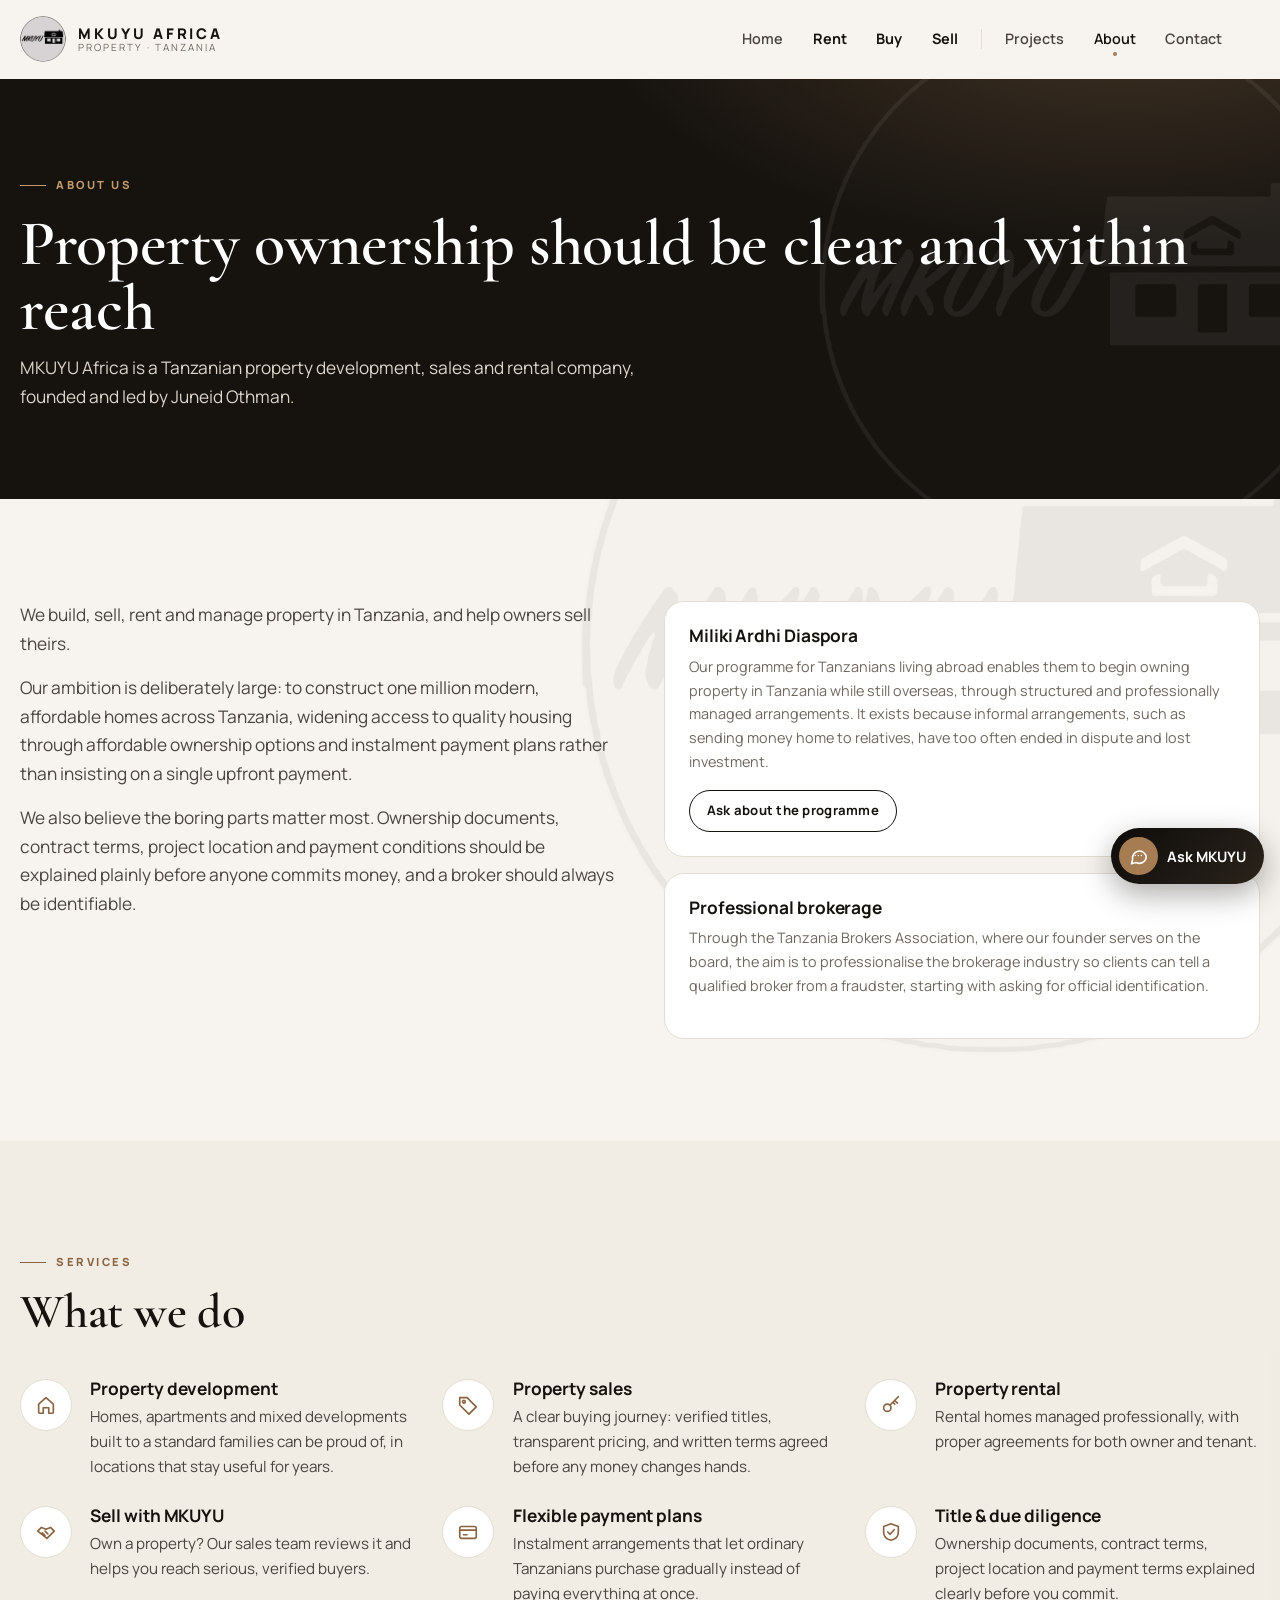
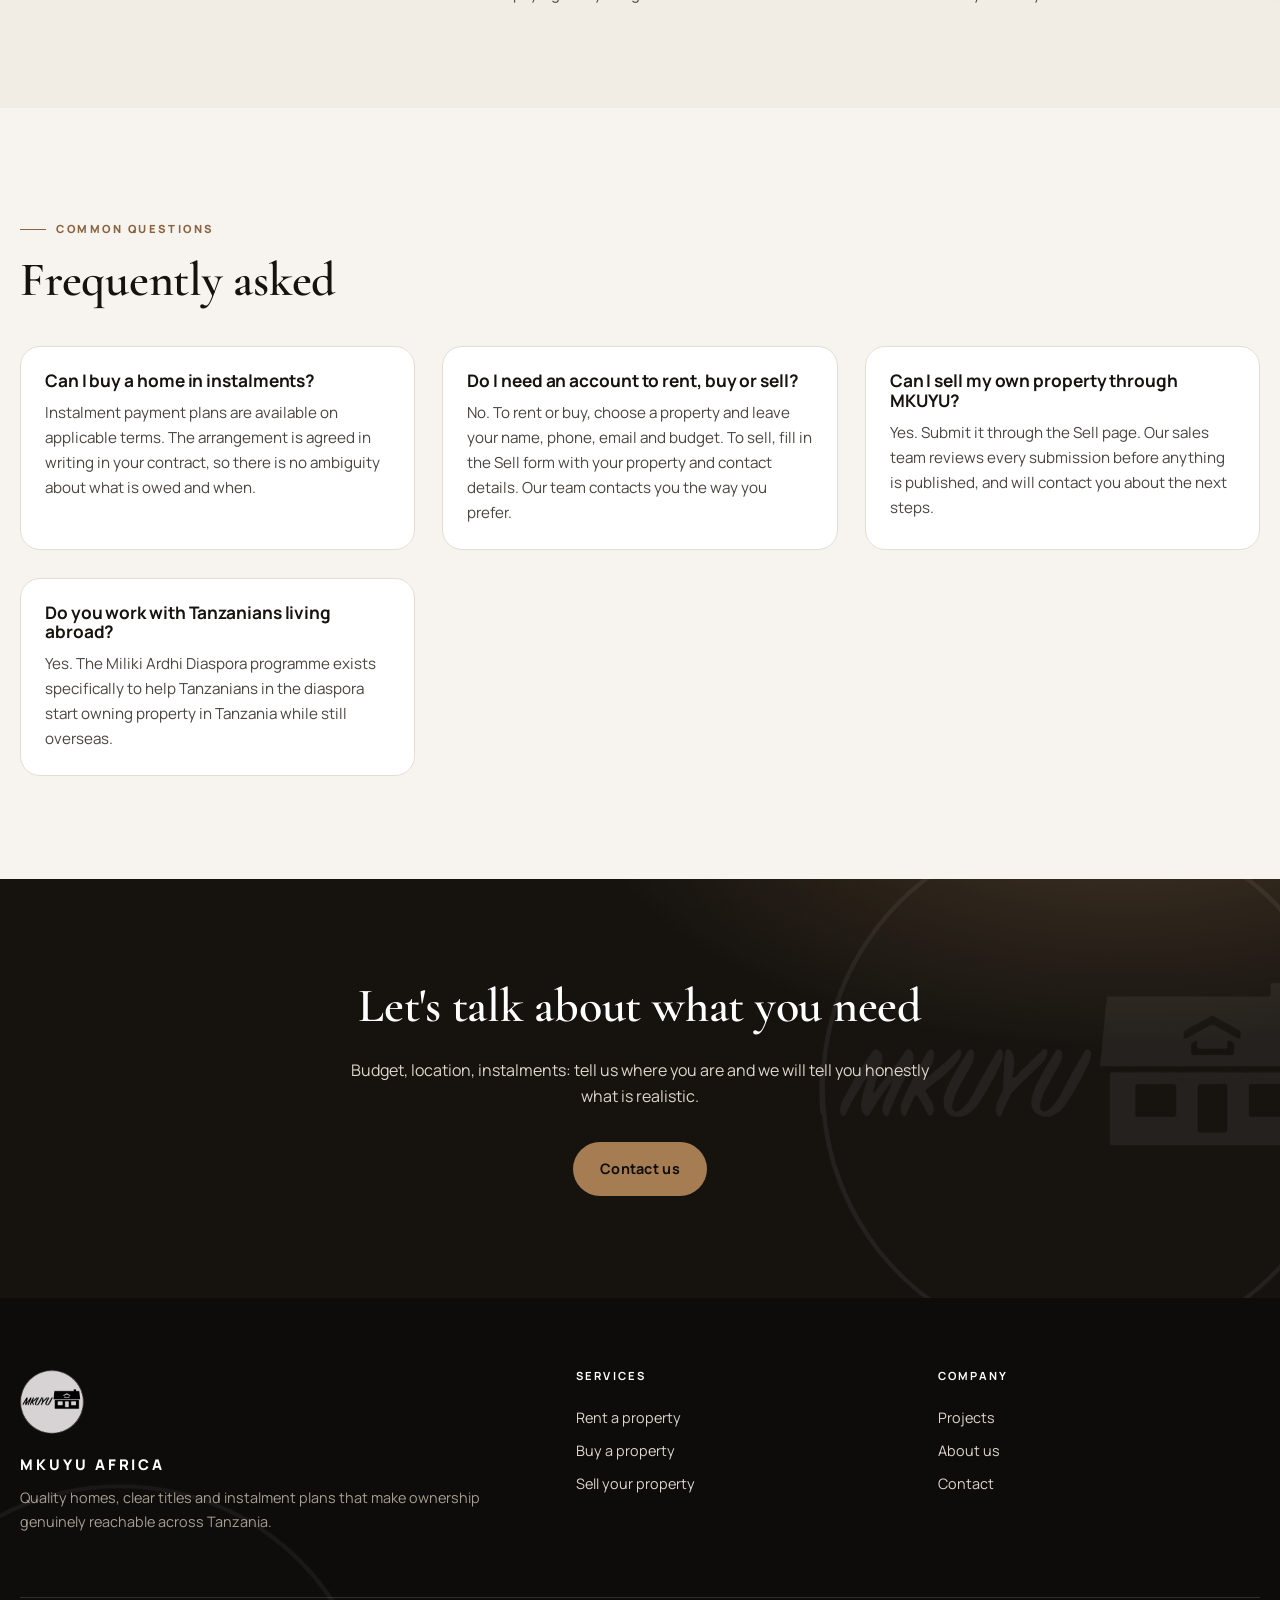
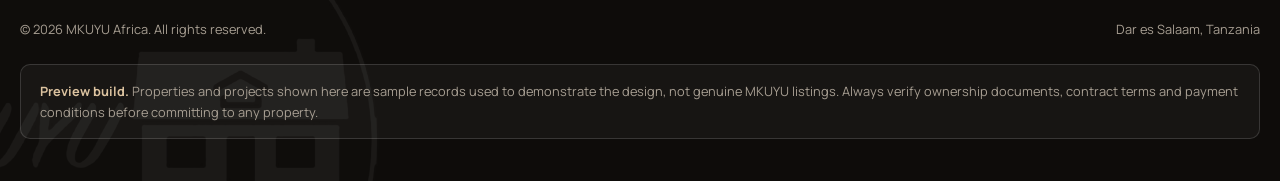
<file: about.html>
<!DOCTYPE html>
<html lang="en">
<head>
  <meta charset="UTF-8" />
  <meta name="viewport" content="width=device-width, initial-scale=1" />
  <title>About · MKUYU Africa</title>
  <meta name="description" content="Who MKUYU Africa is, what we do, and why we believe property ownership should be clear, verifiable and within reach." />
  <meta name="theme-color" content="#16130f" />
  <meta property="og:title" content="About · MKUYU Africa" />
  <meta property="og:description" content="Who MKUYU Africa is, what we do, and why we believe property ownership should be clear, verifiable and within reach." />
  <meta property="og:type" content="website" />
  <script>
    document.documentElement.classList.add("js");
    // Opened straight from disk (file://), browsers block the site's modules.
    // Say so plainly instead of showing a half-working page.
    if (location.protocol === "file:") document.addEventListener("DOMContentLoaded", function () {
      document.documentElement.classList.remove("js");
      var note = document.createElement("div");
      note.setAttribute("role", "alert");
      note.style.cssText = "position:fixed;inset:auto 1rem 1rem;z-index:9999;max-width:560px;margin:auto;padding:1.1rem 1.3rem;border-radius:14px;background:#16130f;color:#efe9e0;font:15px/1.55 system-ui,sans-serif;box-shadow:0 20px 50px rgba(0,0,0,.35)";
      note.innerHTML = "<strong style='color:#dcc3a0'>This page was opened from a file, so it cannot run.</strong><br>Close it and double-click <b>Open MKUYU site.cmd</b> in the mkuyu_ui folder, or run <code>node serve.mjs</code> and open <b>http://localhost:5500</b>.";
      document.body.appendChild(note);
    });
  </script>
  <link rel="preconnect" href="https://fonts.googleapis.com">
  <link rel="preconnect" href="https://fonts.gstatic.com" crossorigin>
  <link href="https://fonts.googleapis.com/css2?family=Cormorant+Garamond:ital,wght@0,500;0,600;0,700;1,500;1,600&family=Manrope:wght@400;500;600;700;800&display=swap" rel="stylesheet">
  <link rel="stylesheet" href="assets/css/styles.css" />
  <link rel="icon" type="image/png" sizes="64x64" href="assets/images/brand/favicon-64.png" />
  <link rel="apple-touch-icon" href="assets/images/brand/mkuyu-logo-192.png" />
  <meta property="og:image" content="assets/images/brand/mkuyu-logo.png" />
  <script type="module" src="assets/js/app.js"></script>
</head>
<body data-page="about">
  <a class="skip-link" href="#main">Skip to content</a>

  <header class="site-header">
    <div class="wrap header-inner">
      <a class="brand" href="index.html" aria-label="MKUYU Africa, home">
        <img class="logo" src="assets/images/brand/mkuyu-logo-192.png" alt="" width="46" height="46" />
        <span class="brand-text"><span class="brand-name">MKUYU AFRICA</span><span class="brand-sub">Property · Tanzania</span></span>
      </a>
      <nav class="nav" id="primary-nav" aria-label="Primary">
        <a href="index.html">Home</a>
        <a href="rent.html" class="nav-service">Rent</a>
        <a href="buy.html" class="nav-service">Buy</a>
        <a href="sell.html" class="nav-service">Sell</a>
        <span class="nav-divider" aria-hidden="true"></span>
        <a href="projects.html">Projects</a>
        <a href="about.html" aria-current="page">About</a>
        <a href="contact.html">Contact</a>
        <a href="#" class="nav-diaspora" data-diaspora-link>Diaspora Portal</a>
      </nav>
      <div class="header-cta">
        <button class="nav-toggle" type="button" aria-expanded="false" aria-controls="primary-nav" aria-label="Open navigation"><svg class="icon" viewBox="0 0 24 24" fill="none" stroke="currentColor" stroke-width="1.8" stroke-linecap="round" stroke-linejoin="round" aria-hidden="true"><path d="M4 7h16M4 12h16M4 17h16"/></svg></button>
      </div>
    </div>
  </header>

  <main id="main">
    <section class="page-hero">
      <div class="wrap">
        <span class="eyebrow">About us</span>
        <h1>Property ownership should be clear and within reach</h1>
        <p class="lede">MKUYU Africa is a Tanzanian property development, sales and rental company, founded and led by Juneid Othman.</p>
      </div>
    </section>

    <section class="section">
      <div class="wrap">
        <div class="grid grid--2" style="gap:3rem;align-items:start">
          <div class="lede" data-reveal>
            <p>We build, sell, rent and manage property in Tanzania, and help owners sell theirs.</p>
            <p>Our ambition is deliberately large: to construct one million modern, affordable homes across Tanzania, widening access to quality housing through affordable ownership options and instalment payment plans rather than insisting on a single upfront payment.</p>
            <p>We also believe the boring parts matter most. Ownership documents, contract terms, project location and payment conditions should be explained plainly before anyone commits money, and a broker should always be identifiable.</p>
          </div>
          <div>
            <div class="card" data-reveal><div class="card-body">
              <h3>Miliki Ardhi Diaspora</h3>
              <p class="card-meta">Our programme for Tanzanians living abroad enables them to begin owning property in Tanzania while still overseas, through structured and professionally managed arrangements. It exists because informal arrangements, such as sending money home to relatives, have too often ended in dispute and lost investment.</p>
              <a class="btn btn--outline btn--small" href="contact.html?topic=diaspora">Ask about the programme</a>
            </div></div>
            <div class="card" style="margin-top:1rem" data-reveal><div class="card-body">
              <h3>Professional brokerage</h3>
              <p class="card-meta">Through the Tanzania Brokers Association, where our founder serves on the board, the aim is to professionalise the brokerage industry so clients can tell a qualified broker from a fraudster, starting with asking for official identification.</p>
            </div></div>
          </div>
        </div>
      </div>
    </section>

    <section class="section section--tint" id="services">
      <div class="wrap">
        <span class="eyebrow">Services</span>
        <h2>What we do</h2>
        <div class="grid grid--3" id="service-grid" style="margin-top:2.5rem"></div>
      </div>
    </section>

    <section class="section">
      <div class="wrap">
        <span class="eyebrow">Common questions</span>
        <h2>Frequently asked</h2>
        <div class="grid grid--2" id="faq-grid" style="margin-top:2.5rem"></div>
      </div>
    </section>

    <section class="section cta-band">
      <div class="wrap">
        <h2>Let's talk about what you need</h2>
        <p>Budget, location, instalments: tell us where you are and we will tell you honestly what is realistic.</p>
        <div class="cta-actions"><a class="btn btn--accent" href="contact.html">Contact us</a></div>
      </div>
    </section>
  </main>

  <footer class="site-footer">
    <div class="wrap">
      <div class="footer-grid">
        <div>
          <img class="logo" src="assets/images/brand/mkuyu-logo-192.png" alt="MKUYU" width="64" height="64" loading="lazy" />
          <p class="brand-name" style="margin:0 0 .6rem">MKUYU AFRICA</p>
          <p>Quality homes, clear titles and instalment plans that make ownership genuinely reachable across Tanzania.</p>
        </div>
        <div>
          <h4>Services</h4>
          <ul>
            <li><a href="rent.html">Rent a property</a></li>
            <li><a href="buy.html">Buy a property</a></li>
            <li><a href="sell.html">Sell your property</a></li>
          </ul>
        </div>
        <div>
          <h4>Company</h4>
          <ul>
            <li><a href="projects.html">Projects</a></li>
            <li><a href="about.html">About us</a></li>
            <li><a href="contact.html">Contact</a></li>
          </ul>
        </div>
      </div>
      <div class="footer-bottom">
        <span>© <span data-year>2026</span> MKUYU Africa. All rights reserved.</span>
        <span>Dar es Salaam, Tanzania</span>
      </div>
      <p class="disclaimer"><strong>Preview build.</strong> Properties and projects shown here are sample records used to demonstrate the design, not genuine MKUYU listings. Always verify ownership documents, contract terms and payment conditions before committing to any property.</p>
    </div>
  </footer>
</body>
</html>
</file>
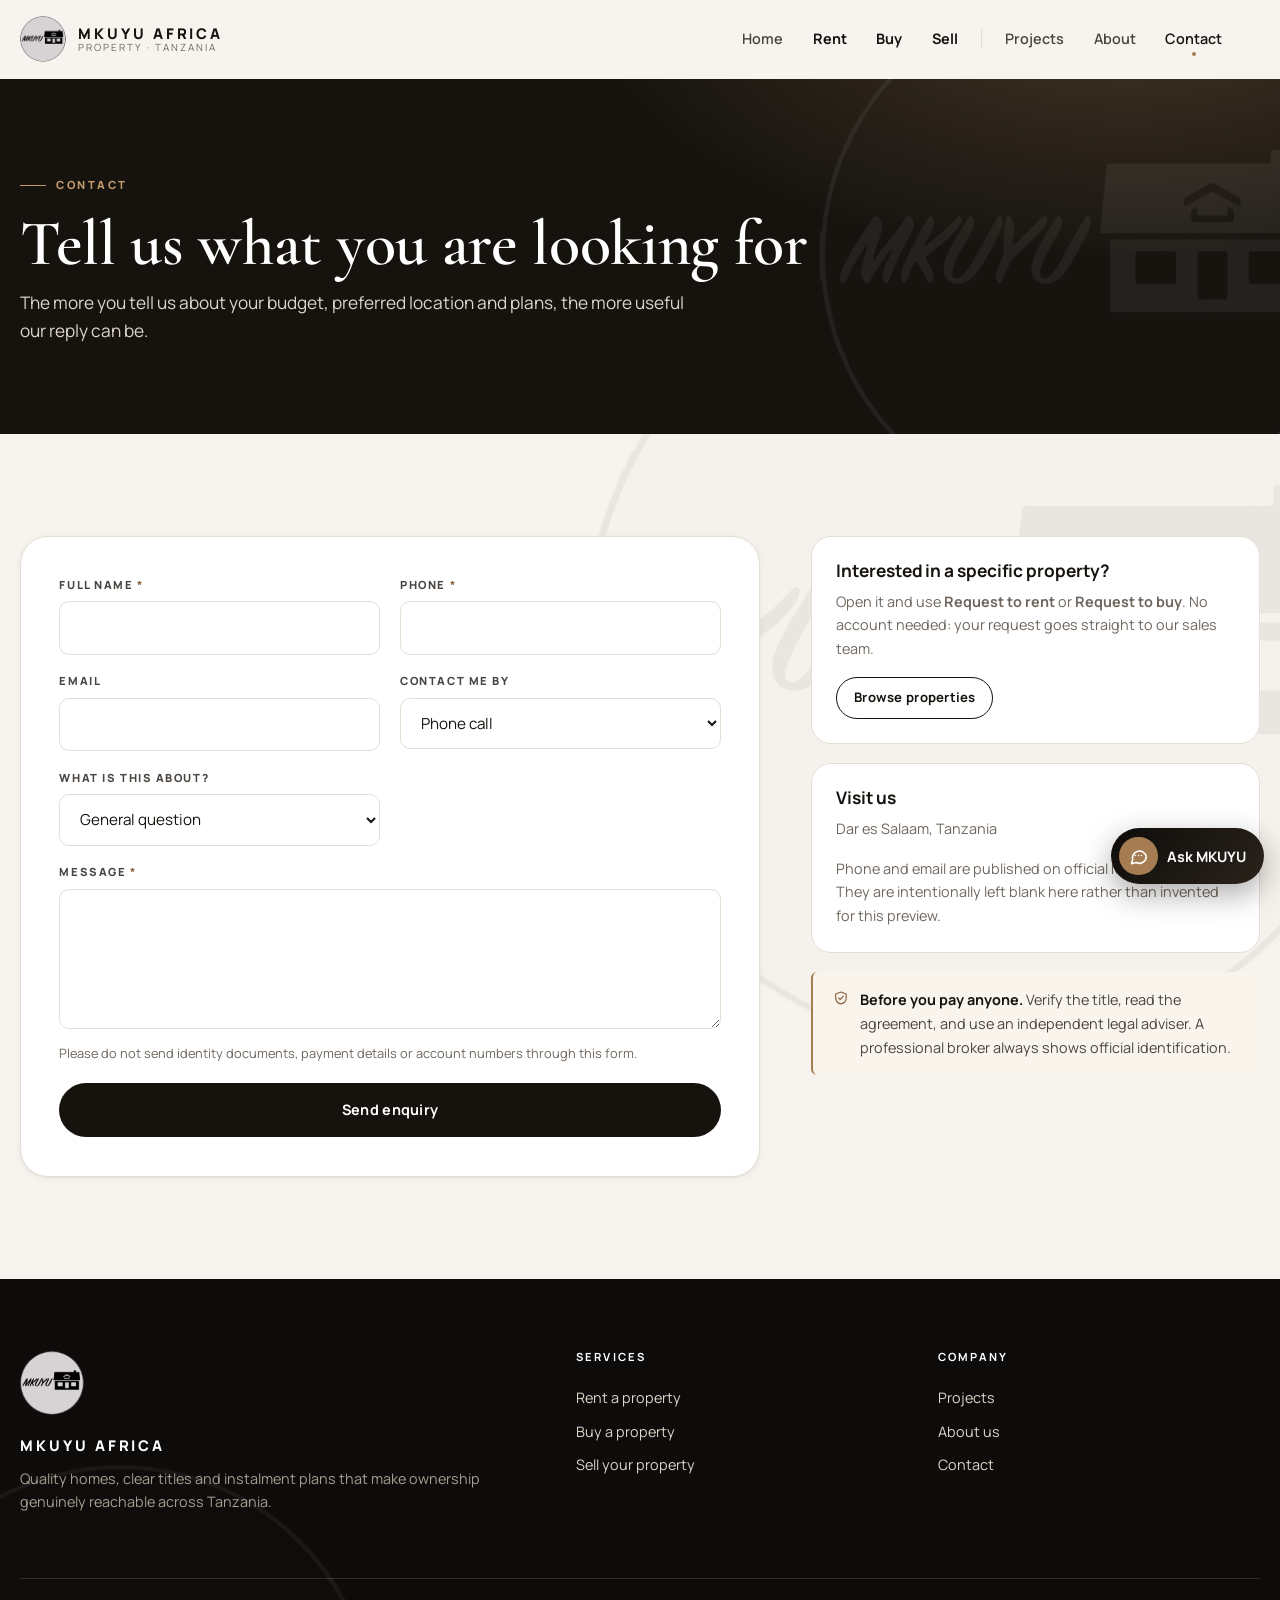
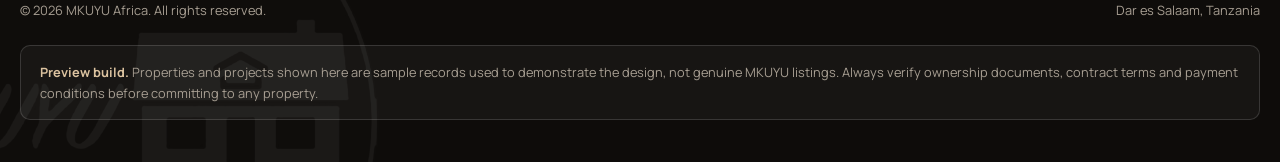
<file: contact.html>
<!DOCTYPE html>
<html lang="en">
<head>
  <meta charset="UTF-8" />
  <meta name="viewport" content="width=device-width, initial-scale=1" />
  <title>Contact · MKUYU Africa</title>
  <meta name="description" content="Send MKUYU Africa a question about renting, buying or selling property, or the Miliki Ardhi Diaspora programme." />
  <meta name="theme-color" content="#16130f" />
  <meta property="og:title" content="Contact · MKUYU Africa" />
  <meta property="og:description" content="Send MKUYU Africa a question about renting, buying or selling property, or the Miliki Ardhi Diaspora programme." />
  <meta property="og:type" content="website" />
  <script>
    document.documentElement.classList.add("js");
    // Opened straight from disk (file://), browsers block the site's modules.
    // Say so plainly instead of showing a half-working page.
    if (location.protocol === "file:") document.addEventListener("DOMContentLoaded", function () {
      document.documentElement.classList.remove("js");
      var note = document.createElement("div");
      note.setAttribute("role", "alert");
      note.style.cssText = "position:fixed;inset:auto 1rem 1rem;z-index:9999;max-width:560px;margin:auto;padding:1.1rem 1.3rem;border-radius:14px;background:#16130f;color:#efe9e0;font:15px/1.55 system-ui,sans-serif;box-shadow:0 20px 50px rgba(0,0,0,.35)";
      note.innerHTML = "<strong style='color:#dcc3a0'>This page was opened from a file, so it cannot run.</strong><br>Close it and double-click <b>Open MKUYU site.cmd</b> in the mkuyu_ui folder, or run <code>node serve.mjs</code> and open <b>http://localhost:5500</b>.";
      document.body.appendChild(note);
    });
  </script>
  <link rel="preconnect" href="https://fonts.googleapis.com">
  <link rel="preconnect" href="https://fonts.gstatic.com" crossorigin>
  <link href="https://fonts.googleapis.com/css2?family=Cormorant+Garamond:ital,wght@0,500;0,600;0,700;1,500;1,600&family=Manrope:wght@400;500;600;700;800&display=swap" rel="stylesheet">
  <link rel="stylesheet" href="assets/css/styles.css" />
  <link rel="icon" type="image/png" sizes="64x64" href="assets/images/brand/favicon-64.png" />
  <link rel="apple-touch-icon" href="assets/images/brand/mkuyu-logo-192.png" />
  <meta property="og:image" content="assets/images/brand/mkuyu-logo.png" />
  <script type="module" src="assets/js/app.js"></script>
</head>
<body data-page="contact">
  <a class="skip-link" href="#main">Skip to content</a>

  <header class="site-header">
    <div class="wrap header-inner">
      <a class="brand" href="index.html" aria-label="MKUYU Africa, home">
        <img class="logo" src="assets/images/brand/mkuyu-logo-192.png" alt="" width="46" height="46" />
        <span class="brand-text"><span class="brand-name">MKUYU AFRICA</span><span class="brand-sub">Property · Tanzania</span></span>
      </a>
      <nav class="nav" id="primary-nav" aria-label="Primary">
        <a href="index.html">Home</a>
        <a href="rent.html" class="nav-service">Rent</a>
        <a href="buy.html" class="nav-service">Buy</a>
        <a href="sell.html" class="nav-service">Sell</a>
        <span class="nav-divider" aria-hidden="true"></span>
        <a href="projects.html">Projects</a>
        <a href="about.html">About</a>
        <a href="contact.html" aria-current="page">Contact</a>
        <a href="#" class="nav-diaspora" data-diaspora-link>Diaspora Portal</a>
      </nav>
      <div class="header-cta">
        <button class="nav-toggle" type="button" aria-expanded="false" aria-controls="primary-nav" aria-label="Open navigation"><svg class="icon" viewBox="0 0 24 24" fill="none" stroke="currentColor" stroke-width="1.8" stroke-linecap="round" stroke-linejoin="round" aria-hidden="true"><path d="M4 7h16M4 12h16M4 17h16"/></svg></button>
      </div>
    </div>
  </header>

  <main id="main">
    <section class="page-hero">
      <div class="wrap">
        <span class="eyebrow">Contact</span>
        <h1>Tell us what you are looking for</h1>
        <p class="lede">The more you tell us about your budget, preferred location and plans, the more useful our reply can be.</p>
      </div>
    </section>

    <section class="section">
      <div class="wrap detail">
        <form id="enquiry-form" class="panel" method="post" novalidate>
          <div class="form-grid">
            <div class="field">
              <label for="name">Full name <span class="req" aria-hidden="true">*</span></label>
              <input type="text" id="name" name="name" required autocomplete="name" />
            </div>
            <div class="field">
              <label for="phone">Phone <span class="req" aria-hidden="true">*</span></label>
              <input type="tel" id="phone" name="phone" required autocomplete="tel" />
            </div>
            <div class="field">
              <label for="email">Email</label>
              <input type="email" id="email" name="email" autocomplete="email" />
            </div>
            <div class="field">
              <label for="contact-preferred">Contact me by</label>
              <select id="contact-preferred" name="preferred_contact">
                <option value="phone">Phone call</option>
                <option value="whatsapp">WhatsApp</option>
                <option value="email">Email</option>
              </select>
            </div>
            <div class="field">
              <label for="topic">What is this about?</label>
              <select id="topic" name="topic">
                <option value="general">General question</option>
                <option value="rent">Renting</option>
                <option value="buy">Buying</option>
                <option value="sell">Selling my property</option>
                <option value="diaspora">Miliki Ardhi Diaspora programme</option>
              </select>
            </div>
            <div class="field full">
              <label for="message">Message <span class="req" aria-hidden="true">*</span></label>
              <textarea id="message" name="message" required></textarea>
              <input type="text" name="website" tabindex="-1" autocomplete="off" aria-hidden="true" class="trap" />
              <p class="field-hint">Please do not send identity documents, payment details or account numbers through this form.</p>
            </div>
          </div>
          <button class="btn btn--primary btn--block" type="submit" style="margin-top:1.2rem">Send enquiry</button>
          <div id="form-result" hidden role="status" aria-live="polite"></div>
        </form>

        <aside class="sticky-panel">
          <div class="card"><div class="card-body">
            <h3>Interested in a specific property?</h3>
            <p class="card-meta">Open it and use <strong>Request to rent</strong> or <strong>Request to buy</strong>. No account needed: your request goes straight to our sales team.</p>
            <a class="btn btn--outline btn--small" href="buy.html">Browse properties</a>
          </div></div>
          <div class="card"><div class="card-body">
            <h3>Visit us</h3>
            <p class="card-meta">Dar es Salaam, Tanzania</p>
            <p class="card-meta" style="margin:0">Phone and email are published on official MKUYU channels. They are intentionally left blank here rather than invented for this preview.</p>
          </div></div>
          <div class="notice"><svg class="icon" viewBox="0 0 24 24" fill="none" stroke="currentColor" stroke-width="1.8" stroke-linecap="round" stroke-linejoin="round" aria-hidden="true"><path d="M12 3l8 3v6c0 5-3.5 8-8 9-4.5-1-8-4-8-9V6z"/><path d="M8.5 12l2.5 2.5 4.5-5"/></svg><span><strong>Before you pay anyone.</strong> Verify the title, read the agreement, and use an independent legal adviser. A professional broker always shows official identification.</span></div>
        </aside>
      </div>
    </section>
  </main>

  <footer class="site-footer">
    <div class="wrap">
      <div class="footer-grid">
        <div>
          <img class="logo" src="assets/images/brand/mkuyu-logo-192.png" alt="MKUYU" width="64" height="64" loading="lazy" />
          <p class="brand-name" style="margin:0 0 .6rem">MKUYU AFRICA</p>
          <p>Quality homes, clear titles and instalment plans that make ownership genuinely reachable across Tanzania.</p>
        </div>
        <div>
          <h4>Services</h4>
          <ul>
            <li><a href="rent.html">Rent a property</a></li>
            <li><a href="buy.html">Buy a property</a></li>
            <li><a href="sell.html">Sell your property</a></li>
          </ul>
        </div>
        <div>
          <h4>Company</h4>
          <ul>
            <li><a href="projects.html">Projects</a></li>
            <li><a href="about.html">About us</a></li>
            <li><a href="contact.html">Contact</a></li>
          </ul>
        </div>
      </div>
      <div class="footer-bottom">
        <span>© <span data-year>2026</span> MKUYU Africa. All rights reserved.</span>
        <span>Dar es Salaam, Tanzania</span>
      </div>
      <p class="disclaimer"><strong>Preview build.</strong> Properties and projects shown here are sample records used to demonstrate the design, not genuine MKUYU listings. Always verify ownership documents, contract terms and payment conditions before committing to any property.</p>
    </div>
  </footer>
</body>
</html>
</file>
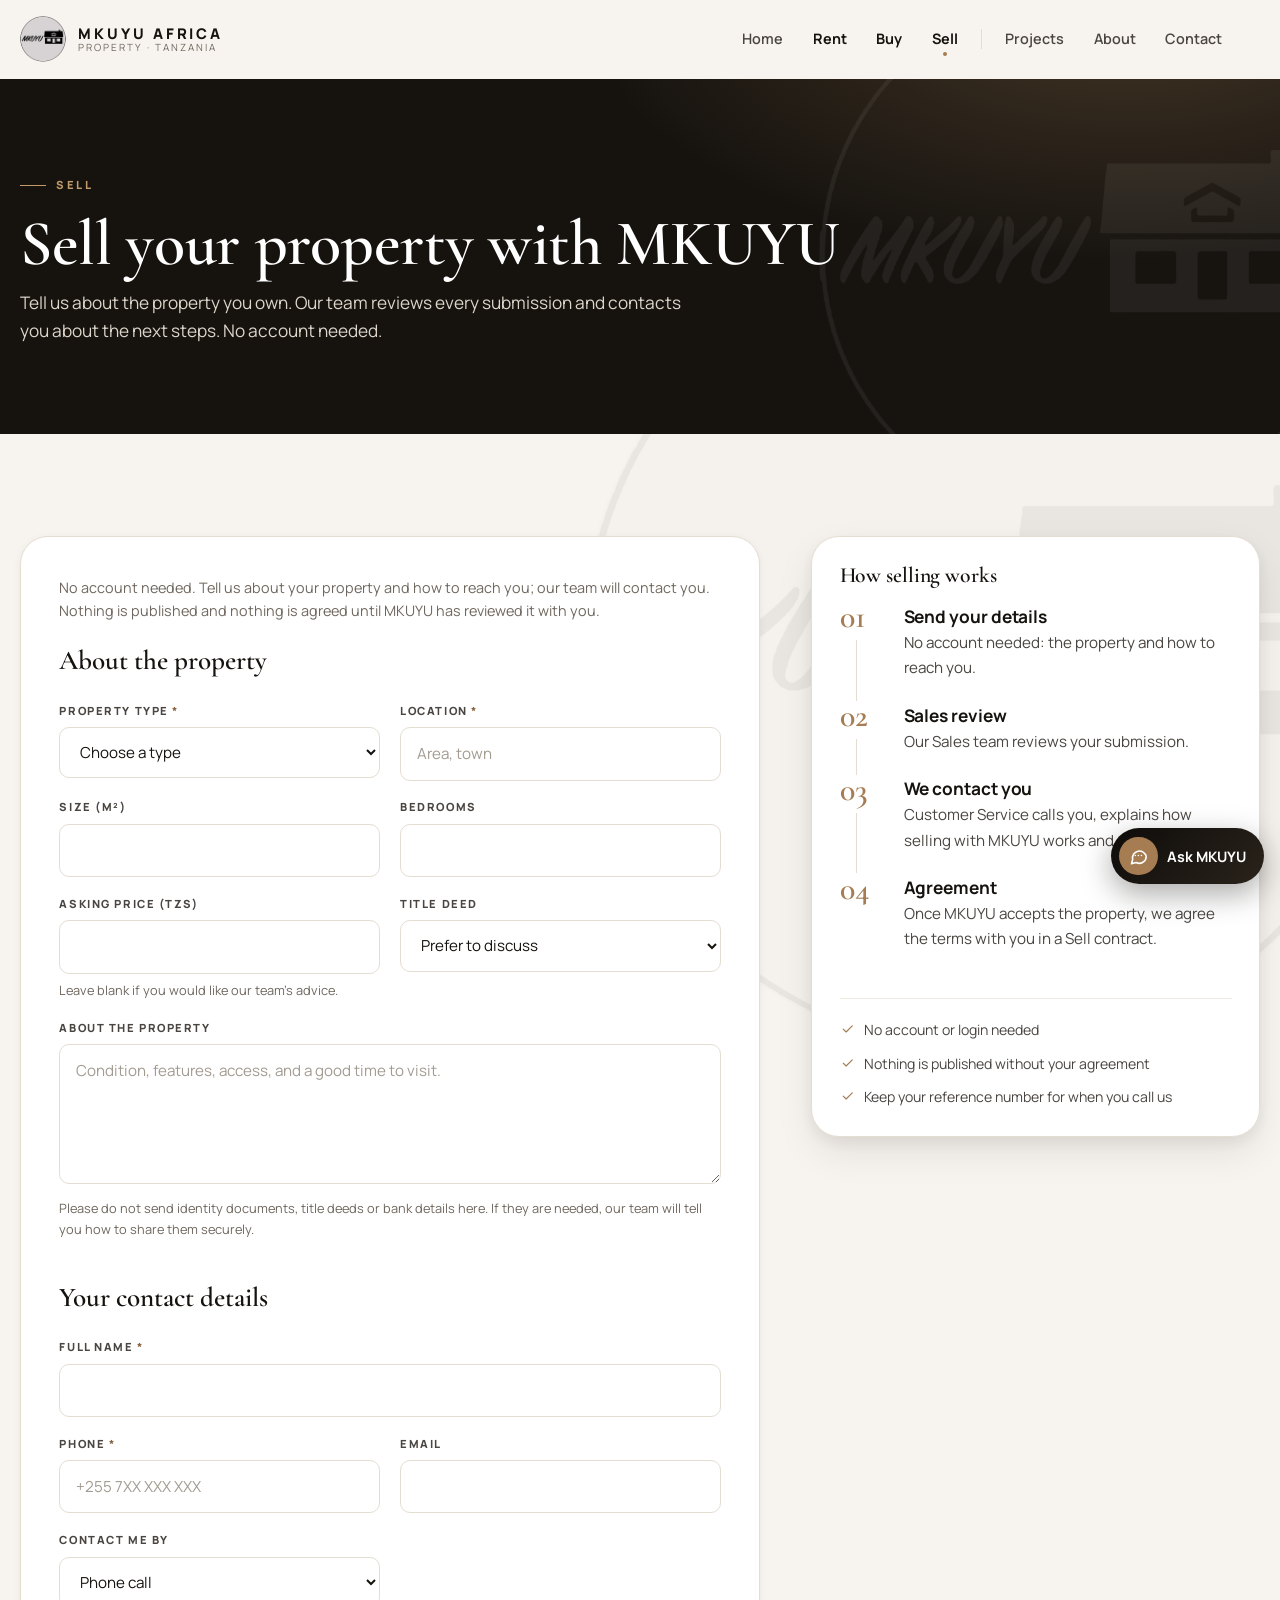
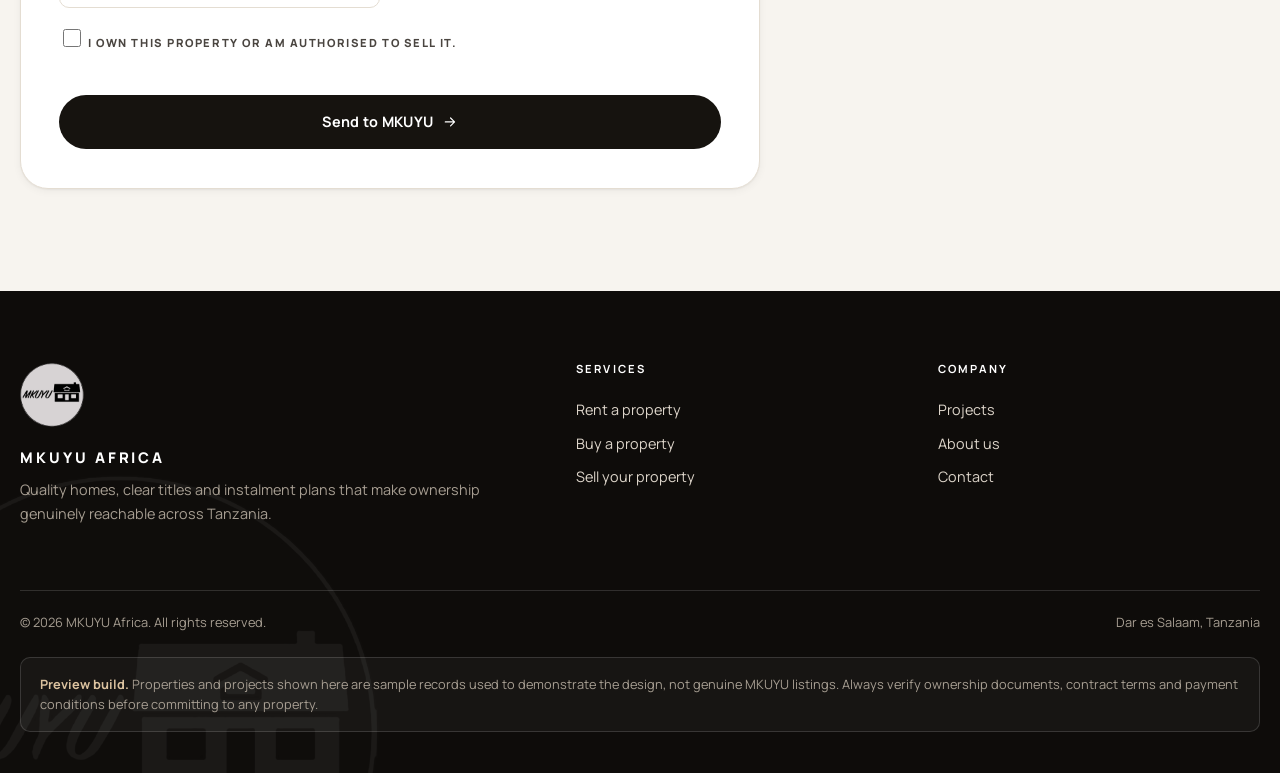
<file: sell.html>
<!DOCTYPE html>
<html lang="en">
<head>
  <meta charset="UTF-8" />
  <meta name="viewport" content="width=device-width, initial-scale=1" />
  <title>Sell your property · MKUYU Africa</title>
  <meta name="description" content="Own a property in Tanzania? Submit it to MKUYU Africa. Our sales team reviews every submission and helps you reach serious buyers." />
  <meta name="theme-color" content="#16130f" />
  <meta property="og:title" content="Sell your property · MKUYU Africa" />
  <meta property="og:description" content="Own a property in Tanzania? Submit it to MKUYU Africa. Our sales team reviews every submission and helps you reach serious buyers." />
  <meta property="og:type" content="website" />
  <script>
    document.documentElement.classList.add("js");
    // Opened straight from disk (file://), browsers block the site's modules.
    // Say so plainly instead of showing a half-working page.
    if (location.protocol === "file:") document.addEventListener("DOMContentLoaded", function () {
      document.documentElement.classList.remove("js");
      var note = document.createElement("div");
      note.setAttribute("role", "alert");
      note.style.cssText = "position:fixed;inset:auto 1rem 1rem;z-index:9999;max-width:560px;margin:auto;padding:1.1rem 1.3rem;border-radius:14px;background:#16130f;color:#efe9e0;font:15px/1.55 system-ui,sans-serif;box-shadow:0 20px 50px rgba(0,0,0,.35)";
      note.innerHTML = "<strong style='color:#dcc3a0'>This page was opened from a file, so it cannot run.</strong><br>Close it and double-click <b>Open MKUYU site.cmd</b> in the mkuyu_ui folder, or run <code>node serve.mjs</code> and open <b>http://localhost:5500</b>.";
      document.body.appendChild(note);
    });
  </script>
  <link rel="preconnect" href="https://fonts.googleapis.com">
  <link rel="preconnect" href="https://fonts.gstatic.com" crossorigin>
  <link href="https://fonts.googleapis.com/css2?family=Cormorant+Garamond:ital,wght@0,500;0,600;0,700;1,500;1,600&family=Manrope:wght@400;500;600;700;800&display=swap" rel="stylesheet">
  <link rel="stylesheet" href="assets/css/styles.css" />
  <link rel="icon" type="image/png" sizes="64x64" href="assets/images/brand/favicon-64.png" />
  <link rel="apple-touch-icon" href="assets/images/brand/mkuyu-logo-192.png" />
  <meta property="og:image" content="assets/images/brand/mkuyu-logo.png" />
  <script type="module" src="assets/js/app.js"></script>
</head>
<body data-page="sell">
  <a class="skip-link" href="#main">Skip to content</a>

  <header class="site-header">
    <div class="wrap header-inner">
      <a class="brand" href="index.html" aria-label="MKUYU Africa, home">
        <img class="logo" src="assets/images/brand/mkuyu-logo-192.png" alt="" width="46" height="46" />
        <span class="brand-text"><span class="brand-name">MKUYU AFRICA</span><span class="brand-sub">Property · Tanzania</span></span>
      </a>
      <nav class="nav" id="primary-nav" aria-label="Primary">
        <a href="index.html">Home</a>
        <a href="rent.html" class="nav-service">Rent</a>
        <a href="buy.html" class="nav-service">Buy</a>
        <a href="sell.html" class="nav-service" aria-current="page">Sell</a>
        <span class="nav-divider" aria-hidden="true"></span>
        <a href="projects.html">Projects</a>
        <a href="about.html">About</a>
        <a href="contact.html">Contact</a>
        <a href="#" class="nav-diaspora" data-diaspora-link>Diaspora Portal</a>
      </nav>
      <div class="header-cta">
        <button class="nav-toggle" type="button" aria-expanded="false" aria-controls="primary-nav" aria-label="Open navigation"><svg class="icon" viewBox="0 0 24 24" fill="none" stroke="currentColor" stroke-width="1.8" stroke-linecap="round" stroke-linejoin="round" aria-hidden="true"><path d="M4 7h16M4 12h16M4 17h16"/></svg></button>
      </div>
    </div>
  </header>

  <main id="main">
    <section class="page-hero">
      <div class="wrap">
        <span class="eyebrow">Sell</span>
        <h1>Sell your property with MKUYU</h1>
        <p class="lede">Tell us about the property you own. Our team reviews every submission and contacts you about the next steps. No account needed.</p>
      </div>
    </section>

    <section class="section">
      <div class="wrap detail">
        <div>
        <noscript><p class="notice"><strong>Note:</strong>&nbsp;the Sell form needs JavaScript. You can also call or visit MKUYU.</p></noscript>
        <form class="panel" id="sell-form" method="post" novalidate>
          <p class="card-meta">No account needed. Tell us about your property and how to reach you; our team will contact you. Nothing is published and nothing is agreed until MKUYU has reviewed it with you.</p>
          <fieldset class="fieldset">
            <legend>About the property</legend>
            <div class="form-grid">
              <div class="field">
                <label for="sell-type">Property type <span class="req" aria-hidden="true">*</span></label>
                <select id="sell-type" name="property_type" required>
                  <option value="">Choose a type</option>
                  <option value="house">House</option>
                  <option value="apartment">Apartment</option>
                  <option value="villa">Villa</option>
                  <option value="land">Land / plot</option>
                  <option value="commercial">Commercial</option>
                  <option value="other">Other</option>
                </select>
              </div>
              <div class="field">
                <label for="sell-location">Location <span class="req" aria-hidden="true">*</span></label>
                <input id="sell-location" name="location" required maxlength="120" placeholder="Area, town" />
              </div>
              <div class="field">
                <label for="sell-area">Size (m²)</label>
                <input id="sell-area" name="area" type="number" min="1" inputmode="numeric" />
              </div>
              <div class="field">
                <label for="sell-bedrooms">Bedrooms</label>
                <input id="sell-bedrooms" name="bedrooms" type="number" min="0" max="50" inputmode="numeric" />
              </div>
              <div class="field">
                <label for="sell-price">Asking price (TZS)</label>
                <input id="sell-price" name="asking_price" type="number" min="1" inputmode="numeric" />
                <p class="field-hint">Leave blank if you would like our team's advice.</p>
              </div>
              <div class="field">
                <label for="sell-deed">Title deed</label>
                <select id="sell-deed" name="title_deed">
                  <option value="">Prefer to discuss</option>
                  <option value="yes">Yes, I have a title deed</option>
                  <option value="in_progress">In progress</option>
                  <option value="no">No</option>
                </select>
              </div>
              <div class="field full">
                <label for="sell-message">About the property</label>
                <textarea id="sell-message" name="message" maxlength="1000" placeholder="Condition, features, access, and a good time to visit."></textarea>
                <p class="field-hint">Please do not send identity documents, title deeds or bank details here. If they are needed, our team will tell you how to share them securely.</p>
              </div>
            </div>
          </fieldset>

          <fieldset class="fieldset">
            <legend>Your contact details</legend>
            <div class="form-grid">
              <div class="field full">
                <label for="sell-name">Full name <span class="req" aria-hidden="true">*</span></label>
                <input id="sell-name" name="name" required maxlength="80" autocomplete="name" />
              </div>
              <div class="field">
                <label for="sell-phone">Phone <span class="req" aria-hidden="true">*</span></label>
                <input id="sell-phone" name="phone" type="tel" required autocomplete="tel" placeholder="+255 7XX XXX XXX" />
              </div>
              <div class="field">
                <label for="sell-email">Email</label>
                <input id="sell-email" name="email" type="email" autocomplete="email" />
              </div>
              <div class="field">
                <label for="sell-contact">Contact me by</label>
                <select id="sell-contact" name="preferred_contact">
                  <option value="phone">Phone call</option>
                  <option value="whatsapp">WhatsApp</option>
                  <option value="email">Email</option>
                </select>
              </div>
              <div class="field full">
                <label class="check"><input type="checkbox" name="is_owner" required /> <span>I own this property or am authorised to sell it.</span></label>
              </div>
              <input type="text" name="website" tabindex="-1" autocomplete="off" aria-hidden="true" class="trap" />
            </div>
          </fieldset>

          <button class="btn btn--primary btn--block" type="submit">Send to MKUYU <svg class="icon" viewBox="0 0 24 24" fill="none" stroke="currentColor" stroke-width="1.8" stroke-linecap="round" stroke-linejoin="round" aria-hidden="true"><path d="M5 12h14M13 6l6 6-6 6"/></svg></button>
          <div id="sell-result" hidden role="status" aria-live="polite"></div>
        </form>
        </div>

        <aside class="sticky-panel">
          <div class="action-panel">
            <h2 style="font-size:1.35rem">How selling works</h2>
            <div class="steps" style="margin-top:1.2rem">
              <div class="step"><h3>Send your details</h3><p>No account needed: the property and how to reach you.</p></div>
              <div class="step"><h3>Sales review</h3><p>Our Sales team reviews your submission.</p></div>
              <div class="step"><h3>We contact you</h3><p>Customer Service calls you, explains how selling with MKUYU works and arranges a visit.</p></div>
              <div class="step"><h3>Agreement</h3><p>Once MKUYU accepts the property, we agree the terms with you in a Sell contract.</p></div>
            </div>
            <ul class="action-list">
              <li><svg class="icon" viewBox="0 0 24 24" fill="none" stroke="currentColor" stroke-width="1.8" stroke-linecap="round" stroke-linejoin="round" aria-hidden="true"><path d="M5 12.5l4.5 4.5L19 7.5"/></svg><span>No account or login needed</span></li>
              <li><svg class="icon" viewBox="0 0 24 24" fill="none" stroke="currentColor" stroke-width="1.8" stroke-linecap="round" stroke-linejoin="round" aria-hidden="true"><path d="M5 12.5l4.5 4.5L19 7.5"/></svg><span>Nothing is published without your agreement</span></li>
              <li><svg class="icon" viewBox="0 0 24 24" fill="none" stroke="currentColor" stroke-width="1.8" stroke-linecap="round" stroke-linejoin="round" aria-hidden="true"><path d="M5 12.5l4.5 4.5L19 7.5"/></svg><span>Keep your reference number for when you call us</span></li>
            </ul>
          </div>
        </aside>
      </div>
    </section>
  </main>

  <footer class="site-footer">
    <div class="wrap">
      <div class="footer-grid">
        <div>
          <img class="logo" src="assets/images/brand/mkuyu-logo-192.png" alt="MKUYU" width="64" height="64" loading="lazy" />
          <p class="brand-name" style="margin:0 0 .6rem">MKUYU AFRICA</p>
          <p>Quality homes, clear titles and instalment plans that make ownership genuinely reachable across Tanzania.</p>
        </div>
        <div>
          <h4>Services</h4>
          <ul>
            <li><a href="rent.html">Rent a property</a></li>
            <li><a href="buy.html">Buy a property</a></li>
            <li><a href="sell.html">Sell your property</a></li>
          </ul>
        </div>
        <div>
          <h4>Company</h4>
          <ul>
            <li><a href="projects.html">Projects</a></li>
            <li><a href="about.html">About us</a></li>
            <li><a href="contact.html">Contact</a></li>
          </ul>
        </div>
      </div>
      <div class="footer-bottom">
        <span>© <span data-year>2026</span> MKUYU Africa. All rights reserved.</span>
        <span>Dar es Salaam, Tanzania</span>
      </div>
      <p class="disclaimer"><strong>Preview build.</strong> Properties and projects shown here are sample records used to demonstrate the design, not genuine MKUYU listings. Always verify ownership documents, contract terms and payment conditions before committing to any property.</p>
    </div>
  </footer>
</body>
</html>
</file>
<file: assets/css/styles.css>
/* ==========================================================================
   MKUYU AFRICA — public website design system
   --------------------------------------------------------------------------
   Built around the official MKUYU logo (black mark on a grey disc) and kept
   deliberately distinct from the internal staff system (green):

     Obsidian   warm near-black — primary: headings, actions, dark surfaces
     Bronze     champagne bronze — accent: highlights, prices of note, focus
     Bone/Linen warm off-whites — page and section backgrounds

   Type: Cormorant Garamond (display headlines) + Manrope (everything else).
   Belongs to the PUBLIC website only; shares no code with the staff system.
   ========================================================================== */

:root {
  /* Primary — Obsidian */
  --brand-950: #0e0c0a;
  --brand-900: #16130f;
  --brand-800: #221d18;
  --brand-700: #2e2721;
  --brand-600: #4a4038;
  --brand-200: #d9d1c5;
  --brand-100: #ece6dc;
  --brand-50:  #f6f2ec;

  /* Accent — Champagne bronze */
  --accent-700: #6f4f2e;
  --accent-600: #8a6340;   /* text-safe on white and bone (AA) */
  --accent-500: #a67c52;
  --accent-400: #c29a6b;
  --accent-300: #dcc3a0;
  --accent-100: #f1e6d6;
  --accent-50:  #f9f4ec;

  /* Warm neutrals */
  --ink:       #16130f;
  --ink-soft:  #4a4540;
  --muted:     #6f675e;
  --line:      #e4ddd2;
  --line-soft: #eee8df;
  --surface:   #ffffff;
  --canvas:    #f7f4ef;   /* bone */
  --sand:      #efe9e0;   /* linen */

  /* Text on obsidian */
  --on-dark:       #ffffff;
  --on-dark-soft:  #ddd5ca;
  --on-dark-muted: #a79e92;
  --on-dark-line:  rgba(255, 255, 255, .14);

  /* Status (semantic, used sparingly) */
  --success: #2f6f4f;
  --success-50: #e9f2ec;
  --danger: #a3261e;
  --danger-50: #fbecea;
  --warn: #7d5600;
  --warn-50: #fbf1dc;

  /* Type */
  --font: "Manrope", "Segoe UI", system-ui, -apple-system, sans-serif;
  --display: "Cormorant Garamond", Georgia, "Times New Roman", serif;

  /* Space + shape */
  --shell: 1240px;
  --header-h: 78px;
  --r-xs: 6px;
  --r-sm: 10px;
  --r-md: 14px;
  --r-lg: 20px;
  --r-xl: 28px;
  --shadow-sm: 0 1px 2px rgba(22, 19, 15, .05), 0 2px 8px rgba(22, 19, 15, .05);
  --shadow-md: 0 6px 16px rgba(22, 19, 15, .07), 0 16px 38px rgba(22, 19, 15, .08);
  --shadow-lg: 0 14px 28px rgba(22, 19, 15, .10), 0 30px 64px rgba(22, 19, 15, .14);

  /* Motion */
  --ease-out: cubic-bezier(.22, .61, .36, 1);
  --ease-in-out: cubic-bezier(.65, 0, .35, 1);
  --lift: .35s;
}

* { box-sizing: border-box; }
html { -webkit-text-size-adjust: 100%; scroll-behavior: smooth; background: var(--canvas); scroll-padding-top: calc(var(--header-h) + 16px); }
body {
  position: relative; margin: 0; min-height: 100vh;
  font-family: var(--font); color: var(--ink); line-height: 1.65;
  -webkit-font-smoothing: antialiased; text-rendering: optimizeLegibility;
}
img { max-width: 100%; display: block; }
svg { display: block; }

/* ---------- Brand watermark ----------
   The official logo, very large and faint, fixed behind every page. It sits
   below all content (z-index -1) and never takes pointer events. */
body::before {
  content: ""; position: fixed; z-index: -1; pointer-events: none;
  width: min(92vmin, 980px); aspect-ratio: 1;
  right: max(-14vmin, -150px); bottom: max(-18vmin, -190px);
  background: url("../images/brand/mkuyu-logo.png") center / contain no-repeat;
  opacity: .055; filter: grayscale(1) contrast(1.1);
}
@media (max-width: 700px) { body::before { width: 125vw; right: -38vw; bottom: -30vw; opacity: .05; } }

/* ---------- Page transitions (modern browsers; others simply navigate) ---------- */
@view-transition { navigation: auto; }
::view-transition-old(root) { animation: vt-out .22s var(--ease-in-out) both; }
::view-transition-new(root) { animation: vt-in .32s var(--ease-out) both; }
@keyframes vt-out { to { opacity: 0; } }
@keyframes vt-in { from { opacity: 0; transform: translateY(6px); } }
.site-header { view-transition-name: site-header; }

/* ---------- Typography ---------- */
h1, h2, h3, h4 { margin: 0 0 .5em; line-height: 1.15; font-weight: 700; letter-spacing: -.01em; color: var(--brand-900); }
h1, h2 { font-family: var(--display); font-weight: 600; letter-spacing: -.005em; }
h1 { font-size: clamp(2.6rem, 6vw, 4.6rem); line-height: 1.02; }
h2 { font-size: clamp(2rem, 3.8vw, 3rem); line-height: 1.08; }
h3 { font-size: 1.08rem; letter-spacing: -.005em; }
p  { margin: 0 0 1rem; }
a  { color: var(--brand-900); text-underline-offset: 3px; text-decoration-thickness: 1px; }
a:hover { color: var(--accent-600); }
.icon { width: 1.1em; height: 1.1em; flex: none; }

/* Gentle page entrance for browsers without view transitions. */
main { animation: page-in .5s var(--ease-out) both; }
@keyframes page-in { from { opacity: 0; } to { opacity: 1; } }

/* ---------- Layout ---------- */
.wrap { width: min(100% - 2.5rem, var(--shell)); margin-inline: auto; }
.section { padding: clamp(4rem, 8vw, 7rem) 0; }
.section--tight { padding: clamp(2rem, 5vw, 3rem) 0; }
.section--tint { background: rgba(239, 233, 224, .72); }
.section--dark { background: var(--brand-900); color: var(--on-dark); }
.section--dark h2, .section--dark h3 { color: var(--on-dark); }

.eyebrow {
  display: inline-flex; align-items: center; gap: .65rem;
  font-size: .7rem; font-weight: 800; letter-spacing: .22em;
  text-transform: uppercase; color: var(--accent-600); margin-bottom: 1rem;
}
.eyebrow::before { content: ""; width: 26px; height: 1px; background: currentColor; }
.lede { font-size: 1.08rem; color: var(--ink-soft); max-width: 62ch; }
.section--dark .lede { color: var(--on-dark-soft); }
.section--dark .eyebrow, .page-hero .eyebrow, .auth-aside .eyebrow, .cta-band .eyebrow { color: var(--accent-400); }
.section-head { display: flex; flex-wrap: wrap; align-items: end; justify-content: space-between; gap: 1.2rem 2rem; margin-bottom: 2.6rem; }
.section-head .lede { margin: 0; }

.skip-link { position: absolute; left: -9999px; top: 0; background: var(--brand-900); color: #fff; padding: .75rem 1.1rem; z-index: 300; }
.skip-link:focus { left: 0; }

:where(a, button, input, select, textarea, summary, [tabindex]):focus-visible {
  outline: 2px solid var(--accent-500); outline-offset: 3px; border-radius: 4px;
}

.grid { display: grid; gap: 1.7rem; }
.grid--3 { grid-template-columns: repeat(auto-fill, minmax(290px, 1fr)); }
.grid--4 { grid-template-columns: repeat(auto-fit, minmax(230px, 1fr)); }
.grid--2 { grid-template-columns: repeat(auto-fit, minmax(min(100%, 320px), 1fr)); }

/* ---------- Buttons ---------- */
.btn {
  position: relative; display: inline-flex; align-items: center; justify-content: center; gap: .55rem;
  padding: .9rem 1.6rem; border-radius: 999px; border: 1px solid transparent;
  font: inherit; font-weight: 700; font-size: .9rem; letter-spacing: .02em; cursor: pointer; text-decoration: none;
  transition: transform .2s var(--ease-out), box-shadow .25s var(--ease-out), background-color .25s ease, color .25s ease, border-color .25s ease;
}
.btn .icon { transition: transform .25s var(--ease-out); }
.btn:hover .icon { transform: translateX(3px); }
.btn:active { transform: scale(.97); }
.btn--primary { background: var(--brand-900); color: #fff; }
.btn--primary:hover { background: var(--brand-700); color: #fff; box-shadow: var(--shadow-md); }
.btn--accent { background: var(--accent-500); color: var(--brand-950); }
.btn--accent:hover { background: var(--accent-400); color: var(--brand-950); box-shadow: 0 10px 26px rgba(166, 124, 82, .35); }
.btn--ghost { background: rgba(255,255,255,.06); color: #fff; border-color: rgba(255,255,255,.45); backdrop-filter: blur(6px); }
.btn--ghost:hover { background: #fff; color: var(--brand-900); border-color: #fff; }
.btn--outline { background: transparent; color: var(--brand-900); border-color: var(--brand-900); }
.btn--outline:hover { background: var(--brand-900); color: #fff; }
.btn--soft { background: var(--surface); color: var(--brand-900); border-color: var(--line); }
.btn--soft:hover { border-color: var(--brand-900); color: var(--brand-900); }
.btn--small { padding: .58rem 1.05rem; font-size: .82rem; }
.btn--block { width: 100%; }
.btn[disabled], .btn[aria-disabled="true"] { opacity: .45; cursor: not-allowed; transform: none; box-shadow: none; }
.icon-btn {
  display: inline-grid; place-items: center; width: 46px; height: 46px; border-radius: 50%;
  border: 1px solid var(--line); background: var(--surface); color: var(--brand-900); cursor: pointer;
  transition: background-color .2s ease, color .2s ease, border-color .2s ease, transform .2s var(--ease-out);
}
.icon-btn:hover { background: var(--brand-900); color: #fff; border-color: var(--brand-900); }
.icon-btn:active { transform: scale(.94); }

/* ---------- Header ---------- */
.site-header {
  position: sticky; top: 0; z-index: 100;
  background: rgba(247, 244, 239, .86); backdrop-filter: blur(16px) saturate(1.3);
  border-bottom: 1px solid transparent;
  transition: background-color .35s ease, border-color .35s ease, box-shadow .35s ease, color .35s ease;
}
.site-header.is-scrolled { background: rgba(255, 255, 255, .92); border-bottom-color: var(--line); box-shadow: 0 8px 30px rgba(22,19,15,.06); }
.header-inner { display: flex; align-items: center; gap: 1.5rem; min-height: var(--header-h); }

.brand { display: flex; align-items: center; gap: .75rem; text-decoration: none; color: inherit; margin-right: auto; }
.brand:hover { color: inherit; }
.logo { width: 46px; height: 46px; aspect-ratio: 1; object-fit: contain; flex: none; border-radius: 50%; }
.brand-text { display: grid; line-height: 1.15; }
.brand-name { font-weight: 800; letter-spacing: .2em; font-size: .92rem; color: var(--brand-900); }
.brand-sub { font-size: .62rem; color: var(--muted); letter-spacing: .2em; text-transform: uppercase; }

.nav { display: flex; align-items: center; gap: .15rem; }
.nav a {
  position: relative; color: var(--ink-soft); text-decoration: none; font-weight: 600; font-size: .9rem;
  padding: .55rem .85rem; border-radius: 999px; transition: color .2s ease, background-color .2s ease;
}
.nav a::after {
  content: ""; position: absolute; left: 50%; bottom: .22rem; width: 4px; height: 4px; border-radius: 50%;
  background: var(--accent-500); transform: translateX(-50%) scale(0); transition: transform .25s var(--ease-out);
}
.nav a:hover { color: var(--brand-900); }
.nav a[aria-current="page"] { color: var(--brand-900); }
.nav a[aria-current="page"]::after, .nav a:hover::after { transform: translateX(-50%) scale(1); }
.nav .nav-service { color: var(--brand-900); font-weight: 700; }
.nav-divider { width: 1px; height: 20px; background: var(--line); margin: 0 .45rem; }
.header-cta { display: flex; align-items: center; gap: .6rem; }
.header-cta .btn { padding: .66rem 1.2rem; }
.nav-toggle { display: none; }

/* Home: the header floats over the showcase until the visitor scrolls. */
.site-header.is-overlay { position: fixed; inset: 0 0 auto; }
.site-header.is-overlay:not(.is-scrolled) { background: linear-gradient(180deg, rgba(14,12,10,.55), rgba(14,12,10,0)); backdrop-filter: none; }
.site-header.is-overlay:not(.is-scrolled) .brand-name,
.site-header.is-overlay:not(.is-scrolled) .nav a,
.site-header.is-overlay:not(.is-scrolled) .nav .nav-service { color: #fff; }
.site-header.is-overlay:not(.is-scrolled) .brand-sub { color: rgba(255,255,255,.7); }
.site-header.is-overlay:not(.is-scrolled) .nav-divider { background: rgba(255,255,255,.3); }
.site-header.is-overlay:not(.is-scrolled) .header-cta .btn--primary { background: #fff; color: var(--brand-900); }
.site-header.is-overlay:not(.is-scrolled) .nav-toggle { background: rgba(255,255,255,.12); border-color: rgba(255,255,255,.35); color: #fff; }

@media (max-width: 980px) {
  /* Without JavaScript the links simply wrap below the brand. */
  .header-inner { flex-wrap: wrap; }
  .nav { order: 3; width: 100%; flex-wrap: wrap; padding-bottom: .6rem; }
  .js .header-inner { flex-wrap: nowrap; }
  .js .nav-toggle {
    display: inline-grid; place-items: center; width: 44px; height: 44px;
    background: var(--surface); border: 1px solid var(--line); border-radius: 50%; cursor: pointer; color: var(--brand-900);
  }
  .nav-toggle .icon { width: 20px; height: 20px; }
  .js .nav {
    position: absolute; inset: 100% 0 auto; flex-direction: column; align-items: stretch; gap: 0;
    background: var(--surface); border-bottom: 1px solid var(--line); padding: .5rem 1.25rem 1.1rem; box-shadow: var(--shadow-md);
    opacity: 0; transform: translateY(-8px); visibility: hidden; pointer-events: none;
    transition: opacity .22s ease, transform .22s var(--ease-out), visibility 0s linear .22s;
  }
  .js .nav-open .nav { opacity: 1; transform: none; visibility: visible; pointer-events: auto; transition-delay: 0s; }
  .js .nav a { padding: .95rem .25rem; border-bottom: 1px solid var(--line-soft); border-radius: 0; color: var(--ink-soft) !important; }
  .nav a::after { display: none; }
  .js .nav a[aria-current="page"] { color: var(--accent-600) !important; }
  .nav-divider { display: none; }
  .nav-open .site-header.is-overlay { background: var(--surface); }
  .nav-open .site-header.is-overlay .brand-name { color: var(--brand-900); }
  .nav-open .site-header.is-overlay .nav-toggle { background: var(--surface); color: var(--brand-900); border-color: var(--line); }
  .header-cta .btn span { display: none; }
  .header-cta .btn { padding: .6rem; width: 44px; height: 44px; }
}
@media (max-width: 420px) { .brand-sub { display: none; } }

/* ==========================================================================
   Home showcase — full-bleed rotating hero
   ========================================================================== */
.showcase { position: relative; background: var(--brand-950); color: #fff; isolation: isolate; }
.showcase-stage { position: relative; height: clamp(620px, 94svh, 900px); overflow: hidden; }
.slide { position: absolute; inset: 0; opacity: 0; visibility: hidden; transition: opacity 1.1s var(--ease-in-out), visibility 0s linear 1.1s; }
.slide.is-active { opacity: 1; visibility: visible; transition: opacity 1.1s var(--ease-in-out), visibility 0s; z-index: 1; }
.slide-media { position: absolute; inset: 0; overflow: hidden; }
.slide-media img { width: 100%; height: 100%; object-fit: cover; transform: scale(1.08); transition: transform 8s linear; }
.slide.is-active .slide-media img { transform: scale(1); }
.slide::after { /* legibility scrim */
  content: ""; position: absolute; inset: 0; pointer-events: none;
  background: linear-gradient(90deg, rgba(14,12,10,.82) 0%, rgba(14,12,10,.5) 45%, rgba(14,12,10,.12) 100%),
              linear-gradient(0deg, rgba(14,12,10,.7) 0%, rgba(14,12,10,0) 42%);
}
.slide-content {
  position: absolute; z-index: 2; left: 0; right: 0; bottom: clamp(9.5rem, 21vh, 13rem);
  width: min(100% - 2.5rem, var(--shell)); margin-inline: auto;
}
.slide-content > * { max-width: 640px; }
.slide--narrow .slide-content > * { max-width: min(470px, 40vw); }
.slide--narrow .slide-title { font-size: clamp(2.4rem, 4.6vw, 4rem); }
@media (max-width: 720px) { .slide--narrow .slide-content > * { max-width: 640px; } }
.slide .eyebrow { color: var(--accent-300); }
.slide-title { font-family: var(--display); font-weight: 600; font-size: clamp(2.6rem, 6.2vw, 5rem); line-height: 1; color: #fff; margin: 0 0 1rem; letter-spacing: -.01em; }
.slide-text { color: var(--on-dark-soft); font-size: clamp(1rem, 1.4vw, 1.14rem); margin: 0 0 1.8rem; }
.slide-actions { display: flex; flex-wrap: wrap; gap: .8rem; }
.slide.is-active .slide-content > * { animation: slide-in .9s var(--ease-out) both; }
.slide.is-active .slide-content > :nth-child(2) { animation-delay: .1s; }
.slide.is-active .slide-content > :nth-child(3) { animation-delay: .2s; }
.slide.is-active .slide-content > :nth-child(4) { animation-delay: .3s; }
@keyframes slide-in { from { opacity: 0; transform: translateY(18px); } to { opacity: 1; transform: none; } }
.slide-sample {
  position: absolute; z-index: 3; top: calc(var(--header-h) + 1rem); right: 1.25rem;
  font-size: .64rem; font-weight: 800; letter-spacing: .18em; text-transform: uppercase;
  color: var(--accent-300); border: 1px solid rgba(220,195,160,.45); padding: .35rem .7rem; border-radius: 999px; background: rgba(14,12,10,.35);
}

/* "feature" slide: a smaller photo framed on the right over a blurred copy. */
.slide-media--feature { background: var(--brand-950); }
.slide-media--feature::before {
  content: ""; position: absolute; inset: -60px; background: var(--backdrop, none) center / cover no-repeat;
  filter: blur(38px) saturate(1.1); opacity: .5;
}
.slide-feature {
  position: absolute; margin: 0; top: 46%; right: max(1.25rem, calc((100% - var(--shell)) / 2));
  width: min(44vw, 620px); aspect-ratio: 16 / 9; translate: 0 -50%;
  border-radius: 18px; overflow: hidden; border: 1px solid rgba(255,255,255,.18);
  box-shadow: 0 30px 80px rgba(0,0,0,.55);
}
.slide-feature img { width: 100%; height: 100%; object-fit: cover; object-position: 50% 30%; transform: scale(1.06); transition: transform 8s linear; }
.slide.is-active .slide-feature img { transform: scale(1); }
.slide:has(.slide-media--feature)::after { background: linear-gradient(90deg, rgba(14,12,10,.85) 0%, rgba(14,12,10,.35) 55%, rgba(14,12,10,0) 100%), linear-gradient(0deg, rgba(14,12,10,.6) 0%, rgba(14,12,10,0) 40%); }
@media (max-width: 720px) {
  .slide-feature { top: calc(var(--header-h) + 1.25rem); right: 1.25rem; left: 1.25rem; width: auto; translate: none; }
  .slide:has(.slide-media--feature)::after { background: linear-gradient(0deg, rgba(14,12,10,.92) 0%, rgba(14,12,10,.7) 45%, rgba(14,12,10,.1) 75%); }
}

/* Placeholder visual for a slide whose photograph has not been supplied. */
.slide-placeholder { position: absolute; inset: 0; display: grid; place-items: center; overflow: hidden; }
.slide-placeholder::before {
  content: ""; position: absolute; inset: 0;
  background: radial-gradient(900px 500px at var(--ph-x, 70%) var(--ph-y, 30%), rgba(166,124,82,.35), transparent 60%), var(--ph-bg, var(--brand-900));
}
.slide-placeholder::after {
  content: ""; position: absolute; width: var(--ph-size, min(70vmin, 640px)); aspect-ratio: 1;
  right: var(--ph-right, 6%); top: var(--ph-top, 50%); transform: translateY(-50%) rotate(var(--ph-rot, 0deg));
  background: url("../images/brand/mkuyu-logo.png") center / contain no-repeat; opacity: .07; filter: grayscale(1) invert(1);
}
.slide-placeholder-label {
  position: absolute; z-index: 3; right: 1.25rem; top: calc(var(--header-h) + 3.3rem); display: flex; align-items: center; gap: .5rem;
  font-size: .72rem; font-weight: 700; letter-spacing: .06em; color: var(--on-dark-muted);
}

/* Controls */
.showcase-ui {
  position: absolute; z-index: 5; left: 0; right: 0; bottom: clamp(5.5rem, 12vh, 7.5rem);
  width: min(100% - 2.5rem, var(--shell)); margin-inline: auto; display: flex; align-items: center; gap: 1.2rem;
}
.showcase-dots { display: flex; gap: .6rem; flex: 1; min-width: 0; max-width: 680px; }
.showcase-dot {
  position: relative; flex: 1; min-width: 0; height: 34px; padding: 0; border: 0; background: none; cursor: pointer; text-align: left; color: var(--on-dark-muted);
  font: inherit; font-size: .7rem; font-weight: 700; letter-spacing: .12em; text-transform: uppercase;
}
.showcase-dot::before { content: ""; position: absolute; left: 0; right: 0; bottom: 0; height: 2px; background: rgba(255,255,255,.25); border-radius: 2px; }
.showcase-dot span.bar { position: absolute; left: 0; bottom: 0; height: 2px; width: 0; background: var(--accent-400); border-radius: 2px; }
.showcase-dot[aria-current="true"] { color: #fff; }
.showcase-dot[aria-current="true"] span.bar { animation: dot-fill var(--slide-ms, 7000ms) linear forwards; }
.showcase.is-paused .showcase-dot[aria-current="true"] span.bar { animation-play-state: paused; }
.showcase-dot .label { display: block; padding-bottom: .55rem; white-space: nowrap; overflow: hidden; text-overflow: ellipsis; }
@keyframes dot-fill { from { width: 0; } to { width: 100%; } }
.showcase-count { font-variant-numeric: tabular-nums; font-size: .8rem; font-weight: 700; color: var(--on-dark-soft); letter-spacing: .1em; }
.showcase-arrows { display: flex; gap: .5rem; margin-left: auto; }
.showcase .icon-btn { background: rgba(255,255,255,.08); color: #fff; border-color: rgba(255,255,255,.3); backdrop-filter: blur(6px); }
.showcase .icon-btn:hover { background: #fff; color: var(--brand-900); border-color: #fff; }
@media (max-width: 700px) {
  .showcase-dot .label { display: none; }
  .showcase-dot { height: 14px; }
  .slide-content { bottom: 12.5rem; }
  .showcase-ui { bottom: 8.6rem; }
  .slide::after { background: linear-gradient(0deg, rgba(14,12,10,.9) 0%, rgba(14,12,10,.55) 55%, rgba(14,12,10,.25) 100%); }
}

/* Hero search: Rent / Buy / Sell, floating over the bottom of the showcase */
.hero-search {
  position: absolute; z-index: 6; left: 0; right: 0; bottom: 0; transform: translateY(45%);
  width: min(100% - 2.5rem, 980px); margin-inline: auto;
  background: var(--surface); color: var(--ink); border-radius: var(--r-lg); box-shadow: var(--shadow-lg); padding: .6rem;
}
.hero-search-tabs { display: flex; gap: .25rem; padding: .25rem .25rem .6rem; }
.hero-search-tabs button {
  font: inherit; font-size: .86rem; font-weight: 700; color: var(--muted); background: none; border: 0; cursor: pointer;
  padding: .5rem 1rem; border-radius: 999px; transition: background-color .2s ease, color .2s ease;
}
.hero-search-tabs button:hover { color: var(--brand-900); }
.hero-search-tabs button[aria-selected="true"] { background: var(--brand-900); color: #fff; }
.hero-search form { display: grid; grid-template-columns: minmax(0, 1.6fr) minmax(0, 1fr) auto; gap: .5rem; align-items: stretch; }
.hero-search .field { background: var(--canvas); border-radius: var(--r-md); padding: .55rem .95rem .6rem; }
.hero-search .field label { margin-bottom: .1rem; font-size: .64rem; }
.hero-search .field input, .hero-search .field select { border: 0; padding: .15rem 0; background: transparent; box-shadow: none !important; font-weight: 600; }
.hero-search .btn { border-radius: var(--r-md); padding-inline: 1.8rem; }
.hero-sell { display: flex; flex-wrap: wrap; align-items: center; justify-content: space-between; gap: 1rem; padding: .6rem .8rem .8rem; }
.hero-sell p { margin: 0; color: var(--ink-soft); max-width: 52ch; }
.after-showcase { padding-top: clamp(7rem, 14vw, 9rem); }
@media (max-width: 760px) {
  /* Phones: the search sits in the page flow just under the showcase, so it
     never covers the slide controls. */
  .showcase { --stage-h: clamp(560px, 86svh, 720px); }
  .showcase-stage { height: var(--stage-h); }
  .hero-search { position: relative; transform: none; margin: -1.5rem auto 0; }
  .hero-search form { grid-template-columns: 1fr; }
  .slide-content { bottom: 7rem; }
  .showcase-ui { bottom: auto; top: calc(var(--stage-h) - 5.2rem); }
  .after-showcase { padding-top: 3.5rem; }
}

/* ---------- Inner-page hero ---------- */
.page-hero, .auth-aside, .cta-band {
  position: relative; overflow: hidden; color: var(--on-dark); isolation: isolate;
  background: radial-gradient(900px 420px at 88% -20%, rgba(166, 124, 82, .32), transparent 60%), var(--brand-900);
}
.page-hero::after, .auth-aside::after, .cta-band::after { /* faint logo mark on dark surfaces */
  content: ""; position: absolute; z-index: -1; width: min(60vmin, 560px); aspect-ratio: 1; right: -6%; top: 50%; transform: translateY(-50%);
  background: url("../images/brand/mkuyu-logo.png") center / contain no-repeat; opacity: .06; filter: grayscale(1) invert(1); pointer-events: none;
}
.page-hero h1, .auth-aside h2, .cta-band h2 { color: var(--on-dark); }
.page-hero .wrap { position: relative; padding: clamp(3.5rem, 7vw, 5.5rem) 0; }
.page-hero h1 { font-size: clamp(2.6rem, 5.4vw, 4rem); margin-bottom: .8rem; }
.page-hero .lede { color: var(--on-dark-soft); margin: 0; }

/* ---------- Badges ---------- */
.badge {
  display: inline-flex; align-items: center; gap: .3rem; padding: .34rem .7rem; border-radius: 999px;
  font-size: .64rem; font-weight: 800; letter-spacing: .14em; text-transform: uppercase; line-height: 1.2;
}
.badge--buy { background: rgba(255,255,255,.94); color: var(--brand-900); }
.badge--rent { background: var(--brand-900); color: #fff; }
.badge--status { background: rgba(14, 12, 10, .72); color: #fff; backdrop-filter: blur(4px); }
.badge--available { background: var(--success-50); color: var(--success); }
.badge--reserved { background: var(--warn-50); color: var(--warn); }
.badge--sold, .badge--rented { background: #ebe7e1; color: #57504a; }
/* On a photo, SOLD / RENTED must read at a glance. */
.badge--status.badge--sold, .badge--status.badge--rented { background: var(--brand-900); color: #fff; letter-spacing: .08em; text-transform: uppercase; }
/* A listing closed for the category being viewed is shown, but quieter. */
.pcard--closed .pcard-media img { filter: grayscale(.55) brightness(.92); }
/* Project details are hidden while a property is viewed for rent. */
[data-project-info][hidden] { display: none !important; }

/* ---------- Photo placeholder (no photograph supplied yet) ---------- */
.ph {
  position: relative; width: 100%; height: 100%; display: grid; place-items: center; overflow: hidden;
  background: linear-gradient(145deg, var(--sand), var(--brand-100));
  color: var(--muted);
}
.ph::before {
  content: ""; position: absolute; width: 58%; aspect-ratio: 1; right: -10%; bottom: -18%;
  background: url("../images/brand/mkuyu-logo.png") center / contain no-repeat; opacity: .09; filter: grayscale(1);
}
.ph-inner { position: relative; display: grid; justify-items: center; gap: .45rem; text-align: center; padding: 1rem; }
.ph-inner .icon { width: 30px; height: 30px; color: var(--accent-500); stroke-width: 1.4; }
.ph-inner strong { font-size: .64rem; font-weight: 800; letter-spacing: .2em; text-transform: uppercase; color: var(--muted); }
.ph--large .ph-inner .icon { width: 44px; height: 44px; }
.ph--large .ph-inner strong { font-size: .72rem; }
.ph--thumb .ph-inner strong { display: none; }
.ph--thumb .ph-inner .icon { width: 22px; height: 22px; }

/* ==========================================================================
   Property card
   --------------------------------------------------------------------------
   Rests flat. On hover (pointer devices) it rises 6px with a deeper shadow,
   and the image eases in by 4%. The same lift applies to keyboard focus.
   ========================================================================== */
.pcard {
  position: relative; display: flex; flex-direction: column; overflow: hidden;
  background: var(--surface); border: 1px solid var(--line); border-radius: var(--r-lg);
  box-shadow: var(--shadow-sm);
  transition: transform var(--lift) var(--ease-out), box-shadow var(--lift) var(--ease-out), border-color var(--lift) ease;
  will-change: transform;
}
.pcard-media { position: relative; aspect-ratio: 4 / 3; overflow: hidden; background: var(--sand); margin: .55rem .55rem 0; border-radius: calc(var(--r-lg) - 6px); }
.pcard-media > img, .pcard-media > .ph {
  width: 100%; height: 100%; object-fit: cover;
  transition: transform .7s var(--ease-out);
}
.pcard-media::after {
  content: ""; position: absolute; inset: auto 0 0; height: 40%; pointer-events: none;
  background: linear-gradient(to top, rgba(14,12,10,.2), transparent);
}
.pcard-badges { position: absolute; top: .8rem; left: .8rem; display: flex; flex-wrap: wrap; gap: .35rem; z-index: 1; }
.pcard-sample {
  position: absolute; top: .8rem; right: .8rem; z-index: 1;
  font-size: .58rem; font-weight: 800; letter-spacing: .16em; text-transform: uppercase;
  background: rgba(255,255,255,.9); color: var(--muted); padding: .28rem .55rem; border-radius: 999px;
}
.pcard-body { display: flex; flex-direction: column; gap: .4rem; padding: 1.15rem 1.3rem 1.3rem; flex: 1; }
.pcard-type { margin: 0; font-size: .64rem; font-weight: 800; letter-spacing: .2em; text-transform: uppercase; color: var(--accent-600); }
.pcard-title { margin: 0; font-size: 1.08rem; font-weight: 700; line-height: 1.3; }
.pcard-link { color: var(--brand-900); text-decoration: none; }
.pcard-link:hover { color: var(--brand-900); }
.pcard-link::after { content: ""; position: absolute; inset: 0; z-index: 2; border-radius: inherit; } /* whole card is the link */
.pcard-link:focus-visible { outline: none; }
.pcard:focus-within { outline: 2px solid var(--accent-500); outline-offset: 3px; }
.pcard-loc { display: flex; align-items: center; gap: .35rem; margin: 0; color: var(--muted); font-size: .86rem; }
.pcard-loc .icon { color: var(--accent-500); }
.pcard-summary {
  margin: .1rem 0 0; color: var(--ink-soft); font-size: .9rem; line-height: 1.55;
  display: -webkit-box; -webkit-line-clamp: 2; -webkit-box-orient: vertical; overflow: hidden;
}
.pcard-facts { list-style: none; margin: .5rem 0 0; padding: 0; display: flex; flex-wrap: wrap; gap: .4rem; font-size: .8rem; font-weight: 700; color: var(--ink-soft); }
.pcard-facts li { display: inline-flex; align-items: center; gap: .35rem; padding: .3rem .6rem; background: var(--canvas); border-radius: 999px; }
.pcard-facts .icon { color: var(--brand-600); width: 1em; height: 1em; }
.pcard-facts abbr { text-decoration: none; font-weight: 600; color: var(--muted); }
.sr-label { position: absolute; width: 1px; height: 1px; overflow: hidden; clip: rect(0 0 0 0); white-space: nowrap; }
.pcard-foot {
  margin-top: auto; padding-top: 1rem; display: flex; align-items: end; justify-content: space-between; gap: 1rem;
  border-top: 1px solid var(--line-soft);
}
.pcard-price { margin: 0; font-size: 1.22rem; font-weight: 800; color: var(--brand-900); line-height: 1.15; letter-spacing: -.01em; font-variant-numeric: lining-nums; }
.pcard-price small { display: block; font-size: .7rem; font-weight: 600; color: var(--muted); margin-top: .25rem; letter-spacing: .02em; }
.pcard-cta {
  display: inline-flex; align-items: center; gap: .35rem; white-space: nowrap; flex: none;
  padding: .5rem .85rem; border-radius: 999px; border: 1px solid var(--line);
  font-size: .78rem; font-weight: 800; color: var(--brand-900);
  transition: background-color var(--lift) ease, color var(--lift) ease, border-color var(--lift) ease;
}
.pcard-cta .icon { transition: transform var(--lift) var(--ease-out); }

@media (hover: hover) {
  .pcard:hover { transform: translateY(-6px); box-shadow: var(--shadow-lg); border-color: var(--brand-200); }
  .pcard:hover .pcard-media > img, .pcard:hover .pcard-media > .ph { transform: scale(1.04); }
  .pcard:hover .pcard-cta { background: var(--brand-900); color: #fff; border-color: var(--brand-900); }
  .pcard:hover .pcard-cta .icon { transform: translateX(2px); }
}
.pcard:focus-within { transform: translateY(-6px); box-shadow: var(--shadow-lg); }
.pcard:focus-within .pcard-cta { background: var(--brand-900); color: #fff; border-color: var(--brand-900); }

/* Loading skeletons */
.skeleton { pointer-events: none; }
.skeleton .pcard-media, .skeleton .sk-line {
  background: linear-gradient(100deg, var(--sand) 30%, #f8f5f0 50%, var(--sand) 70%) 0 0 / 300% 100%;
  animation: shimmer 1.3s linear infinite;
}
.skeleton .sk-line { height: 12px; border-radius: 6px; }
@keyframes shimmer { to { background-position: -150% 0; } }

/* ---------- Listing toolbar + category chips ---------- */
.toolbar {
  display: grid; gap: 1rem; grid-template-columns: minmax(0, 2fr) repeat(2, minmax(0, 1fr)); align-items: end;
  padding: 1.2rem; background: var(--surface); border: 1px solid var(--line); border-radius: var(--r-lg); box-shadow: var(--shadow-md);
  margin: -3rem 0 1.4rem; position: relative; z-index: 2;
}
@media (max-width: 760px) { .toolbar { grid-template-columns: 1fr 1fr; } .toolbar .field:first-child { grid-column: 1 / -1; } }
.input-icon { position: relative; }
.input-icon .icon { position: absolute; left: .95rem; top: 50%; transform: translateY(-50%); color: var(--muted); pointer-events: none; }
.field .input-icon input { padding-left: 2.7rem; }
.chips { display: flex; gap: .5rem; overflow-x: auto; padding: .2rem .1rem .6rem; margin-bottom: 1rem; scrollbar-width: thin; }
.chip {
  flex: none; display: inline-flex; align-items: center; gap: .45rem; font: inherit; font-size: .85rem; font-weight: 700;
  color: var(--ink-soft); background: var(--surface); border: 1px solid var(--line); border-radius: 999px; padding: .5rem 1rem; cursor: pointer;
  transition: background-color .2s ease, color .2s ease, border-color .2s ease;
}
.chip:hover { border-color: var(--brand-900); color: var(--brand-900); }
.chip[aria-pressed="true"] { background: var(--brand-900); border-color: var(--brand-900); color: #fff; }
.chip .n { font-size: .72rem; font-weight: 800; color: var(--muted); }
.chip[aria-pressed="true"] .n { color: var(--accent-300); }
.chip:disabled { opacity: .45; cursor: default; }
.result-row { display: flex; flex-wrap: wrap; align-items: center; justify-content: space-between; gap: .6rem; margin-bottom: 1.4rem; }
.result-count { color: var(--muted); font-size: .9rem; font-weight: 600; margin: 0; }

.segmented { display: inline-flex; padding: .3rem; background: var(--surface); border: 1px solid var(--line); border-radius: 999px; gap: .2rem; }
.segmented button {
  font: inherit; font-weight: 700; font-size: .86rem; color: var(--ink-soft); background: transparent; border: 0;
  padding: .52rem 1.35rem; border-radius: 999px; cursor: pointer; transition: background-color .2s ease, color .2s ease, box-shadow .2s ease;
}
.segmented button:hover { color: var(--brand-900); }
.segmented button[aria-selected="true"] { background: var(--brand-900); color: #fff; box-shadow: var(--shadow-sm); }

/* ---------- Forms ---------- */
.field label, .field .label {
  display: block; font-size: .7rem; font-weight: 800; text-transform: uppercase; letter-spacing: .14em;
  color: var(--ink-soft); margin-bottom: .45rem;
}
.field input, .field select, .field textarea {
  width: 100%; padding: .82rem 1rem; font: inherit; font-size: .95rem;
  border: 1px solid var(--line); border-radius: var(--r-sm); background: var(--surface); color: var(--ink);
  transition: border-color .15s ease, box-shadow .2s ease, background-color .15s ease;
}
.field input::placeholder, .field textarea::placeholder { color: #a39b91; }
.field input:hover, .field select:hover, .field textarea:hover { border-color: #cfc6b8; }
.field input:focus, .field select:focus, .field textarea:focus { border-color: var(--brand-900); box-shadow: 0 0 0 4px rgba(166,124,82,.16); outline: none; }
.field [aria-invalid="true"] { border-color: var(--danger); }
.field textarea { min-height: 140px; resize: vertical; }
.field-hint { font-size: .8rem; color: var(--muted); margin: .4rem 0 0; }
.field-error { font-size: .82rem; color: var(--danger); margin: .4rem 0 0; font-weight: 700; }
.req { color: var(--accent-600); }
.form-grid { display: grid; gap: 1.1rem 1.25rem; grid-template-columns: 1fr 1fr; }
.form-grid .full { grid-column: 1 / -1; }
@media (max-width: 620px) { .form-grid { grid-template-columns: 1fr; } }
.check { display: flex; gap: .6rem; align-items: flex-start; font-size: .92rem; color: var(--ink-soft); }
.check input { width: 18px; height: 18px; margin-top: .2rem; accent-color: var(--brand-900); }
.fieldset { border: 0; padding: 0; margin: 0 0 2.2rem; }
.fieldset legend { font-family: var(--display); font-size: 1.7rem; font-weight: 600; color: var(--brand-900); padding: 0; margin-bottom: 1.1rem; }

.dropzone {
  display: grid; place-items: center; gap: .4rem; text-align: center; padding: 2rem;
  border: 1.5px dashed var(--accent-300); border-radius: var(--r-md); background: var(--accent-50); color: var(--ink-soft);
  cursor: pointer; transition: border-color .2s ease, background-color .2s ease;
}
.dropzone strong { color: var(--brand-900); }
.dropzone:hover, .dropzone.is-over { border-color: var(--accent-600); background: var(--accent-100); }
.dropzone .icon { width: 30px; height: 30px; color: var(--accent-600); }
.dropzone input { position: absolute; width: 1px; height: 1px; opacity: 0; }
.thumbs { display: grid; grid-template-columns: repeat(auto-fill, minmax(84px, 1fr)); gap: .6rem; margin-top: .8rem; }
.thumbs img { width: 100%; aspect-ratio: 1; object-fit: cover; border-radius: var(--r-sm); border: 1px solid var(--line); animation: fade-in .3s ease both; }

.form-result { display: flex; gap: .8rem; align-items: flex-start; padding: 1rem 1.2rem; border-radius: var(--r-md); margin-top: 1.2rem; animation: fade-in .3s ease both; }
.form-result .icon { width: 22px; height: 22px; margin-top: .1rem; }
.form-result p { margin: .2rem 0 0; font-size: .92rem; }
.form-result--info { background: var(--accent-50); border: 1px solid var(--accent-100); color: var(--ink); }
.form-result--info .icon { color: var(--accent-600); }
.form-result--success { background: var(--success-50); border: 1px solid #cfe2d6; }
.form-result--success .icon { color: var(--success); }
.form-result--error { background: var(--danger-50); border: 1px solid #efc4bf; }
.form-result--error .icon { color: var(--danger); }

/* ---------- Panels / notices ---------- */
.panel { background: var(--surface); border: 1px solid var(--line); border-radius: var(--r-xl); padding: clamp(1.5rem, 3vw, 2.4rem); box-shadow: var(--shadow-sm); }
.empty { text-align: center; padding: 3.8rem 1.5rem; border: 1px dashed var(--brand-200); border-radius: var(--r-lg); background: rgba(255,255,255,.7); }
.empty .icon { width: 34px; height: 34px; margin: 0 auto .8rem; color: var(--accent-500); }
.empty h3 { margin-bottom: .35rem; }
.empty p { color: var(--muted); margin: 0 auto; max-width: 48ch; }
.notice {
  display: flex; gap: .7rem; align-items: flex-start;
  border-left: 2px solid var(--accent-500); background: var(--accent-50);
  padding: 1rem 1.2rem; border-radius: var(--r-xs); font-size: .9rem; color: var(--ink-soft); margin: 0 0 1.5rem;
}
.notice .icon { color: var(--accent-600); margin-top: .15rem; }
.notice strong { color: var(--ink); }

/* Preview notice: a small dismissible pill, out of the page flow. */
.preview-bar {
  position: fixed; z-index: 150; right: 1rem; bottom: 1rem; max-width: min(380px, calc(100vw - 2rem));
  display: flex; align-items: flex-start; gap: .7rem;
  background: rgba(22, 19, 15, .94); color: var(--on-dark-soft); backdrop-filter: blur(8px);
  font-size: .78rem; line-height: 1.5; padding: .75rem .8rem .75rem 1rem; border-radius: var(--r-md); box-shadow: var(--shadow-lg);
  animation: toast-in .5s var(--ease-out) .6s both;
}
.preview-bar strong { color: var(--accent-300); }
.preview-bar button { flex: none; background: none; border: 0; color: var(--on-dark-muted); cursor: pointer; padding: .15rem; border-radius: 50%; }
.preview-bar button:hover { color: #fff; }
@keyframes toast-in { from { opacity: 0; transform: translateY(12px); } to { opacity: 1; transform: none; } }

/* Sell: sign-in gate shown to visitors in place of the form */
.sell-gate .feature-icon { margin-bottom: 1.2rem; }
.sell-gate h2 { font-size: clamp(1.9rem, 3.4vw, 2.5rem); }

/* ---------- Features / steps ---------- */
.feature { display: flex; gap: 1.15rem; }
.feature-icon {
  flex: none; width: 52px; height: 52px; border-radius: 50%; display: grid; place-items: center;
  background: var(--surface); color: var(--accent-600); border: 1px solid var(--line);
}
.feature-icon .icon { width: 22px; height: 22px; }
.feature h3 { margin-bottom: .3rem; }
.feature p { color: var(--ink-soft); margin: 0; font-size: .95rem; }

.steps { counter-reset: step; display: grid; gap: 0; }
.step { position: relative; padding: 0 0 1.6rem 4rem; }
.step::before {
  counter-increment: step; content: counter(step, decimal-leading-zero); position: absolute; left: 0; top: -.35rem;
  font-family: var(--display); font-size: 2rem; font-weight: 600; color: var(--accent-500); line-height: 1;
}
.step::after { content: ""; position: absolute; left: 1.05rem; top: 2.1rem; bottom: .3rem; width: 1px; background: var(--line); }
.step:last-child::after { display: none; }
.step h3 { margin-bottom: .2rem; }
.step p { color: var(--ink-soft); margin: 0; font-size: .95rem; }

.card { background: var(--surface); border: 1px solid var(--line); border-radius: var(--r-lg); overflow: hidden; }
.card-body { padding: 1.5rem; }
.card-meta { color: var(--muted); font-size: .9rem; }

/* Editorial split used on Home (sell teaser, diaspora) */
.feature-band { display: grid; grid-template-columns: 1.1fr 1fr; gap: clamp(1.5rem, 4vw, 3.5rem); align-items: center; }
@media (max-width: 860px) { .feature-band { grid-template-columns: 1fr; } }
.feature-band-media { position: relative; aspect-ratio: 5 / 4; border-radius: var(--r-xl); overflow: hidden; box-shadow: var(--shadow-md); }

/* ---------- Breadcrumbs + property detail ---------- */
.crumbs { display: flex; flex-wrap: wrap; gap: .45rem; font-size: .82rem; color: var(--muted); padding: 1.4rem 0 0; }
.crumbs a { color: var(--muted); text-decoration: none; }
.crumbs a:hover { color: var(--brand-900); text-decoration: underline; }
.crumbs [aria-current] { color: var(--ink); font-weight: 700; }

.detail { display: grid; gap: clamp(1.5rem, 4vw, 3.2rem); grid-template-columns: minmax(0, 1.65fr) minmax(0, 1fr); align-items: start; }
@media (max-width: 960px) { .detail { grid-template-columns: 1fr; } }

/* Gallery: one large image with thumbnails; opens a lightbox when photos exist */
.gallery { display: grid; gap: .6rem; }
.gallery-main { position: relative; border-radius: var(--r-xl); overflow: hidden; background: var(--sand); aspect-ratio: 16 / 10; box-shadow: var(--shadow-sm); }
.gallery-main > img, .gallery-main > .ph { width: 100%; height: 100%; object-fit: cover; animation: fade-in .4s ease both; }
.gallery-main .pcard-badges { top: 1.1rem; left: 1.1rem; }
button.gallery-open { position: absolute; inset: 0; z-index: 1; background: none; border: 0; padding: 0; cursor: zoom-in; }
.gallery-count {
  position: absolute; z-index: 2; right: 1rem; bottom: 1rem; display: inline-flex; align-items: center; gap: .4rem;
  background: rgba(14,12,10,.7); color: #fff; font-size: .78rem; font-weight: 700; padding: .45rem .8rem; border-radius: 999px; pointer-events: none;
}
@keyframes fade-in { from { opacity: 0; } to { opacity: 1; } }
.gallery-thumbs { display: grid; grid-template-columns: repeat(auto-fill, minmax(92px, 1fr)); gap: .6rem; }
/* Next / Previous on the main photo (above the zoom layer). */
.gallery-nav {
  position: absolute; top: 50%; z-index: 2; display: grid; place-items: center;
  width: 46px; height: 46px; margin-top: -23px; padding: 0; border: 0; border-radius: 50%;
  background: rgba(22, 19, 15, .55); color: #fff; cursor: pointer;
  box-shadow: 0 6px 18px rgba(0, 0, 0, .25); transition: background-color .2s ease, transform .2s ease;
}
.gallery-nav:hover { background: rgba(22, 19, 15, .8); transform: scale(1.06); }
.gallery-nav:focus-visible { outline: 3px solid var(--accent-300); outline-offset: 2px; }
.gallery-nav .icon { width: 22px; height: 22px; }
.gallery-nav--prev { left: 14px; }
.gallery-nav--next { right: 14px; }
.gallery-main:focus-visible { outline: 3px solid var(--accent-300); outline-offset: 3px; }
@media (max-width: 640px) { .gallery-nav { width: 40px; height: 40px; margin-top: -20px; } }
.gallery-thumbs button {
  aspect-ratio: 4 / 3; border: 2px solid transparent; border-radius: var(--r-sm); overflow: hidden; cursor: pointer; padding: 0; background: var(--sand);
  transition: border-color .2s ease, transform .2s var(--ease-out), opacity .2s ease; opacity: .7;
}
.gallery-thumbs button:hover { opacity: 1; transform: translateY(-2px); }
.gallery-thumbs button[aria-current="true"] { border-color: var(--brand-900); opacity: 1; }
.gallery-thumbs img { width: 100%; height: 100%; object-fit: cover; }
.gallery-note { font-size: .82rem; color: var(--muted); margin: .2rem 0 0; }

.detail-head { margin-top: 2rem; }
.detail-head h1 { font-size: clamp(2.4rem, 4.4vw, 3.4rem); margin-bottom: .5rem; }
.detail-loc { display: flex; align-items: center; gap: .4rem; color: var(--muted); margin: 0; }
.detail-loc .icon { color: var(--accent-500); }
.detail-block { margin-top: 2.4rem; }
.detail-block h2 { font-size: 1.9rem; margin-bottom: .9rem; }

.facts { margin: 1.8rem 0 0; display: flex; flex-wrap: wrap; gap: .7rem; }
.facts div { flex: 1 1 140px; background: var(--surface); border: 1px solid var(--line); border-radius: var(--r-md); padding: 1rem 1.1rem; display: grid; grid-template-columns: auto 1fr; column-gap: .75rem; align-items: center; }
.facts .icon { color: var(--accent-500); width: 22px; height: 22px; grid-row: span 2; }
.facts dt { font-size: .64rem; text-transform: uppercase; letter-spacing: .16em; color: var(--muted); font-weight: 800; }
.facts dd { margin: 0; font-weight: 800; font-size: 1rem; color: var(--brand-900); }

.feature-list { list-style: none; margin: 0; padding: 0; display: grid; grid-template-columns: repeat(auto-fill, minmax(210px, 1fr)); gap: .7rem 1.2rem; }
.feature-list li { display: flex; gap: .6rem; align-items: center; color: var(--ink-soft); }
.feature-list .icon { color: var(--accent-500); }

.sticky-panel { position: sticky; top: calc(var(--header-h) + 22px); display: grid; gap: 1.2rem; }
.action-panel { padding: 1.7rem; border: 1px solid var(--line); border-radius: var(--r-xl); background: var(--surface); box-shadow: var(--shadow-md); }
.action-panel .segmented { width: 100%; margin-bottom: 1.3rem; background: var(--canvas); }
.action-panel .segmented button { flex: 1; }
.action-price { font-size: 2rem; font-weight: 800; color: var(--brand-900); line-height: 1.1; margin: 0; letter-spacing: -.02em; }
.action-price small { display: block; font-size: .8rem; font-weight: 600; color: var(--muted); margin-top: .35rem; letter-spacing: 0; }
.action-status { display: flex; align-items: center; gap: .55rem; margin: 1.1rem 0; font-size: .9rem; font-weight: 700; color: var(--ink-soft); }
.dot { width: 8px; height: 8px; border-radius: 50%; background: var(--success); box-shadow: 0 0 0 4px var(--success-50); }
.dot--reserved { background: #c1901c; box-shadow: 0 0 0 4px var(--warn-50); }
.dot--sold, .dot--rented { background: #9b948c; box-shadow: 0 0 0 4px #ebe7e1; }
.action-note { display: flex; gap: .45rem; align-items: flex-start; font-size: .84rem; color: var(--muted); margin: .9rem 0 0; }
.action-note .icon { margin-top: .2rem; }
.action-list { list-style: none; margin: 1.3rem 0 0; padding: 1.2rem 0 0; border-top: 1px solid var(--line-soft); display: grid; gap: .65rem; font-size: .88rem; color: var(--ink-soft); }
.action-list li { display: flex; gap: .55rem; align-items: flex-start; }
.action-list .icon { color: var(--accent-500); margin-top: .2rem; }

/* ---------- Lightbox (modal gallery) ---------- */
.lightbox { width: 100vw; height: 100vh; max-width: none; max-height: none; margin: 0; padding: 0; border: 0; background: rgba(14,12,10,.94); color: #fff; }
.lightbox::backdrop { background: rgba(14,12,10,.6); }
.lightbox[open] { display: grid; grid-template-rows: auto 1fr auto; animation: fade-in .25s ease both; }
.lightbox-top { display: flex; align-items: center; justify-content: space-between; padding: 1rem 1.25rem; font-size: .85rem; color: var(--on-dark-soft); }
.lightbox-stage { position: relative; display: grid; place-items: center; min-height: 0; padding: 0 4.5rem; }
.lightbox-stage img { max-width: 100%; max-height: 100%; object-fit: contain; border-radius: var(--r-sm); animation: fade-in .3s ease both; }
.lightbox .icon-btn { background: rgba(255,255,255,.08); color: #fff; border-color: rgba(255,255,255,.3); }
.lightbox .icon-btn:hover { background: #fff; color: var(--brand-900); }
.lightbox-prev, .lightbox-next { position: absolute; top: 50%; transform: translateY(-50%); }
.lightbox-prev { left: 1rem; } .lightbox-next { right: 1rem; }
.lightbox-caption { text-align: center; padding: 1rem; font-size: .85rem; color: var(--on-dark-muted); }
@media (max-width: 640px) { .lightbox-stage { padding: 0 .75rem; } .lightbox-prev, .lightbox-next { top: auto; bottom: -3.4rem; } }

/* ---------- Auth pages ---------- */
.auth { min-height: calc(100vh - var(--header-h)); display: grid; grid-template-columns: 1fr 1fr; }
@media (max-width: 900px) { .auth { grid-template-columns: 1fr; } .auth-aside { display: none; } }
.auth-aside { padding: clamp(2.5rem, 6vw, 5rem); display: flex; flex-direction: column; justify-content: center; }
.auth-aside > * { position: relative; }
.auth-aside .logo { width: 78px; height: 78px; margin-bottom: 1.8rem; box-shadow: 0 0 0 6px rgba(255,255,255,.06); }
.auth-aside h2 { font-size: clamp(2.2rem, 3.6vw, 3.1rem); }
.auth-aside p { color: var(--on-dark-soft); }
.auth-aside ul { list-style: none; margin: 1.8rem 0 0; padding: 0; display: grid; gap: 1rem; }
.auth-aside li { display: flex; gap: .8rem; align-items: center; color: #efe9e0; }
.auth-aside li .icon { color: var(--accent-400); width: 20px; height: 20px; }
.auth-main { display: grid; place-items: center; padding: clamp(2rem, 6vw, 4rem) 1.25rem; }
.auth-card { width: min(100%, 450px); }
.auth-card .logo { width: 56px; height: 56px; margin-bottom: 1.2rem; }
.auth-card h1 { font-size: clamp(2.4rem, 4.4vw, 3.1rem); margin-bottom: .45rem; }
.auth-card .lede { font-size: .98rem; margin-bottom: 1.7rem; }
.auth-card form { display: grid; gap: 1.1rem; }
.auth-switch { text-align: center; font-size: .92rem; color: var(--muted); margin: 1.4rem 0 0; }
.auth-switch a { font-weight: 800; color: var(--brand-900); }

/* ---------- Customer portal ---------- */
.portal { display: grid; gap: 2rem; grid-template-columns: 270px minmax(0, 1fr); align-items: start; }
@media (max-width: 900px) { .portal { grid-template-columns: 1fr; } }
.portal-nav { position: sticky; top: calc(var(--header-h) + 22px); display: grid; gap: .3rem; padding: .9rem; background: var(--surface); border: 1px solid var(--line); border-radius: var(--r-lg); box-shadow: var(--shadow-sm); }
.portal-brand { display: flex; align-items: center; gap: .7rem; padding: .3rem .5rem 1rem; margin-bottom: .4rem; border-bottom: 1px solid var(--line-soft); }
.portal-brand .logo { width: 40px; height: 40px; }
.portal-brand strong { display: block; font-size: .85rem; }
.portal-brand span { font-size: .72rem; color: var(--muted); }
@media (max-width: 900px) { .portal-nav { position: static; grid-auto-flow: column; overflow-x: auto; } .portal-brand { display: none; } }
.portal-nav button {
  display: flex; align-items: center; gap: .65rem; font: inherit; font-weight: 700; font-size: .9rem; text-align: left;
  color: var(--ink-soft); background: transparent; border: 0; padding: .75rem .9rem; border-radius: var(--r-sm); cursor: pointer; white-space: nowrap;
  transition: background-color .2s ease, color .2s ease;
}
.portal-nav button:hover { background: var(--canvas); color: var(--brand-900); }
.portal-nav button[aria-selected="true"] { background: var(--brand-900); color: #fff; }
.portal-nav button[aria-selected="true"] .icon { color: var(--accent-400); }
.portal-nav .count { margin-left: auto; font-size: .7rem; background: var(--sand); color: var(--ink-soft); padding: .05rem .5rem; border-radius: 999px; }
.portal-nav button[aria-selected="true"] .count { background: var(--accent-500); color: var(--brand-950); }
.portal-panel { display: grid; gap: 1.6rem; animation: fade-in .3s ease both; }
.portal-greeting h1 { font-size: clamp(2.3rem, 4vw, 3.2rem); margin-bottom: .35rem; }

.demo-switch { display: flex; flex-wrap: wrap; align-items: center; gap: .6rem; margin-bottom: 1.6rem; font-size: .86rem; color: var(--muted); }

.stat-row { display: grid; gap: 1rem; grid-template-columns: repeat(auto-fit, minmax(200px, 1fr)); }
.stat { padding: 1.2rem 1.3rem; border: 1px solid var(--line); border-radius: var(--r-md); background: var(--surface); }
.stat span { display: block; font-size: .66rem; font-weight: 800; text-transform: uppercase; letter-spacing: .14em; color: var(--muted); }
.stat strong { display: block; font-size: clamp(1.1rem, 1.6vw, 1.35rem); font-weight: 800; color: var(--brand-900); margin-top: .3rem; white-space: nowrap; font-variant-numeric: lining-nums tabular-nums; letter-spacing: -.01em; }
.stat small { color: var(--muted); font-size: .8rem; }
.stat--alert { border-color: #efc4bf; background: var(--danger-50); }
.stat--alert strong { color: var(--danger); }

.case { border: 1px solid var(--line); border-radius: var(--r-xl); background: var(--surface); overflow: hidden; box-shadow: var(--shadow-sm); }
.case-head { display: flex; flex-wrap: wrap; gap: 1rem; align-items: center; padding: 1.3rem 1.5rem; border-bottom: 1px solid var(--line-soft); background: linear-gradient(180deg, var(--canvas), var(--surface)); }
.case-head .case-art { width: 96px; aspect-ratio: 4/3; border-radius: var(--r-sm); overflow: hidden; flex: none; }
.case-head h2 { font-family: var(--font); font-size: 1.15rem; font-weight: 800; margin: 0; letter-spacing: -.01em; }
.case-head p { margin: .15rem 0 0; color: var(--muted); font-size: .88rem; }
.case-head .badge { margin-left: auto; }
.case-body { padding: 1.5rem; display: grid; gap: 1.8rem; }
.case-body h3 { font-size: .7rem; text-transform: uppercase; letter-spacing: .16em; color: var(--muted); margin-bottom: 1rem; font-weight: 800; }
.case-cols { display: grid; gap: 1.8rem; grid-template-columns: minmax(0, 1fr) minmax(0, 1.2fr); }
@media (max-width: 760px) { .case-cols { grid-template-columns: 1fr; } }

.timeline { list-style: none; margin: 0; padding: 0; display: grid; }
.timeline li { position: relative; padding: 0 0 1.15rem 2rem; }
.timeline li::before { content: ""; position: absolute; left: 7px; top: 18px; bottom: -2px; width: 2px; background: var(--line); }
.timeline li:last-child::before { display: none; }
.timeline .tl-dot { position: absolute; left: 0; top: 3px; width: 16px; height: 16px; border-radius: 50%; border: 2px solid var(--line); background: var(--surface); display: grid; place-items: center; }
.timeline .tl-done .tl-dot { background: var(--brand-900); border-color: var(--brand-900); color: #fff; }
.timeline .tl-done .tl-dot .icon { width: 10px; height: 10px; stroke-width: 3; }
.timeline .tl-done::before { background: var(--brand-200); }
.timeline .tl-current .tl-dot { border-color: var(--accent-500); box-shadow: 0 0 0 4px var(--accent-100); }
.timeline .tl-current .tl-dot::after { content: ""; width: 6px; height: 6px; border-radius: 50%; background: var(--accent-600); }
.timeline strong { display: block; font-size: .93rem; font-weight: 700; color: var(--brand-900); }
.timeline .tl-upcoming strong { color: var(--muted); font-weight: 500; }
.timeline small { color: var(--muted); font-size: .8rem; }
.timeline .tl-note { display: block; font-size: .8rem; color: var(--accent-700); margin-top: .1rem; }

.kv { display: grid; grid-template-columns: auto 1fr; gap: .55rem 1.3rem; margin: 0; font-size: .92rem; }
.kv dt { color: var(--muted); }
.kv dd { margin: 0; font-weight: 700; color: var(--brand-900); }

.table-wrap { overflow-x: auto; border: 1px solid var(--line); border-radius: var(--r-md); }
table { width: 100%; border-collapse: collapse; font-size: .9rem; }
th, td { padding: .78rem .95rem; text-align: left; border-bottom: 1px solid var(--line-soft); white-space: nowrap; }
th { font-size: .64rem; text-transform: uppercase; letter-spacing: .14em; color: var(--muted); background: var(--canvas); font-weight: 800; }
tr:last-child td { border-bottom: 0; }
tbody tr { transition: background-color .15s ease; }
tbody tr:hover { background: var(--canvas); }
td.num, th.num { text-align: right; font-variant-numeric: tabular-nums; }
.pill { display: inline-block; padding: .2rem .65rem; border-radius: 999px; font-size: .7rem; font-weight: 800; letter-spacing: .03em; text-transform: capitalize; }
.pill--paid { background: var(--success-50); color: var(--success); }
.pill--pending { background: var(--sand); color: var(--ink-soft); }
.pill--partial { background: var(--warn-50); color: var(--warn); }
.pill--overdue { background: var(--danger-50); color: var(--danger); }

.doc-list { list-style: none; margin: 0; padding: 0; display: grid; gap: .5rem; }
.doc-list li { display: flex; align-items: center; gap: .7rem; padding: .78rem .95rem; border: 1px solid var(--line); border-radius: var(--r-sm); font-size: .9rem; background: var(--surface); }
.doc-list .icon { color: var(--accent-500); }
.doc-list small { margin-left: auto; color: var(--muted); }

.progress { height: 6px; background: var(--sand); border-radius: 999px; overflow: hidden; }
.progress span { display: block; height: 100%; background: linear-gradient(90deg, var(--brand-900), var(--accent-500)); border-radius: inherit; transition: width .8s var(--ease-out); }

.start-grid { display: grid; gap: 1rem; grid-template-columns: repeat(auto-fit, minmax(200px, 1fr)); }
.start-tile {
  display: grid; gap: .4rem; padding: 1.4rem; border: 1px solid var(--line); border-radius: var(--r-lg); background: var(--surface);
  text-decoration: none; color: var(--ink); transition: transform var(--lift) var(--ease-out), box-shadow var(--lift) var(--ease-out), border-color var(--lift) ease;
}
.start-tile:hover { color: var(--ink); }
.start-tile .feature-icon { margin-bottom: .3rem; }
.start-tile strong { font-size: 1.02rem; color: var(--brand-900); }
.start-tile span { font-size: .9rem; color: var(--muted); }
@media (hover: hover) { .start-tile:hover { transform: translateY(-4px); box-shadow: var(--shadow-md); border-color: var(--brand-200); } }

/* ---------- CTA band + footer ---------- */
.cta-band { text-align: center; }
.cta-band .wrap { position: relative; }
.cta-band p { color: var(--on-dark-soft); max-width: 58ch; margin-inline: auto; }
.cta-actions { display: flex; flex-wrap: wrap; gap: .9rem; justify-content: center; margin-top: 2rem; }

.site-footer { position: relative; overflow: hidden; background: var(--brand-950); color: var(--on-dark-muted); padding: 4.5rem 0 1.6rem; font-size: .9rem; isolation: isolate; }
.site-footer::after {
  content: ""; position: absolute; z-index: -1; width: 520px; aspect-ratio: 1; left: -140px; bottom: -220px;
  background: url("../images/brand/mkuyu-logo.png") center / contain no-repeat; opacity: .05; filter: grayscale(1) invert(1); pointer-events: none;
}
.footer-grid { display: grid; gap: 2.5rem; grid-template-columns: 1.6fr 1fr 1fr; }
@media (max-width: 820px) { .footer-grid { grid-template-columns: 1fr 1fr; } }
@media (max-width: 520px) { .footer-grid { grid-template-columns: 1fr; } }
.site-footer .logo { width: 64px; height: 64px; margin-bottom: 1.1rem; }
.site-footer .brand-name { color: #fff; }
.site-footer h4 { color: #fff; font-size: .7rem; text-transform: uppercase; letter-spacing: .2em; margin-bottom: 1.1rem; }
.site-footer a { color: var(--on-dark-soft); text-decoration: none; display: inline-block; padding: .3rem 0; transition: color .2s ease; }
.site-footer a:hover { color: var(--accent-300); }
.site-footer ul { list-style: none; margin: 0; padding: 0; }
.footer-bottom { margin-top: 3rem; padding-top: 1.3rem; border-top: 1px solid var(--on-dark-line); display: flex; flex-wrap: wrap; gap: 1rem; justify-content: space-between; font-size: .8rem; }
.disclaimer { margin-top: 1.5rem; padding: 1rem 1.2rem; background: rgba(255,255,255,.04); border: 1px solid var(--on-dark-line); border-radius: var(--r-sm); font-size: .8rem; line-height: 1.6; }
.disclaimer strong { color: var(--accent-300); }

/* ---------- Scroll reveal (only when JavaScript is running) ---------- */
/* The reveal moves with `translate`, a separate property from the `transform`
   the hover lift uses, so the two never override each other. */
.js [data-reveal] { opacity: 0; translate: 0 16px; transition: opacity .7s var(--ease-out) var(--reveal-delay, 0ms), translate .7s var(--ease-out) var(--reveal-delay, 0ms); }
.js [data-reveal].is-visible { opacity: 1; translate: 0 0; }
.js .pcard[data-reveal] { transition: opacity .7s var(--ease-out) var(--reveal-delay, 0ms), translate .7s var(--ease-out) var(--reveal-delay, 0ms), transform var(--lift) var(--ease-out), box-shadow var(--lift) var(--ease-out), border-color var(--lift) ease; }

/* ---------- Utilities ---------- */
.text-center { text-align: center; }
.mt-0 { margin-top: 0; }
.mb-0 { margin-bottom: 0; }
.visually-hidden { position: absolute !important; width: 1px; height: 1px; padding: 0; margin: -1px; overflow: hidden; clip: rect(0 0 0 0); white-space: nowrap; border: 0; }
[hidden] { display: none !important; }
/* Spam trap: invisible to people, filled in by bots. */
.trap { position: absolute !important; left: -10000px !important; width: 1px; height: 1px; opacity: 0; }

@media (prefers-reduced-motion: reduce) {
  html { scroll-behavior: auto; }
  *, *::before, *::after { animation-duration: .01ms !important; animation-iteration-count: 1 !important; transition-duration: .01ms !important; }
  ::view-transition-old(root), ::view-transition-new(root) { animation: none !important; }
  .pcard:hover, .pcard:focus-within, .start-tile:hover { transform: none !important; }
  .pcard:hover .pcard-media > img, .pcard:hover .pcard-media > .ph { transform: none !important; }
  .slide-media img { transform: none !important; }
  .js [data-reveal] { opacity: 1; translate: 0 0; }
}

@media print {
  body::before, .site-header, .site-footer, .cta-band, .preview-bar, .portal-nav, .showcase-ui, .hero-search { display: none; }
  body { color: #000; background: #fff; }
}

/* ==========================================================================
   Public assistant ("Ask MKUYU"): launcher + panel on every page
   ========================================================================== */
.chat-launcher {
  position: fixed; right: max(1rem, env(safe-area-inset-right)); bottom: max(1rem, env(safe-area-inset-bottom)); z-index: 80;
  display: inline-flex; align-items: center; gap: .6rem; padding: .55rem 1.1rem .55rem .55rem;
  border: 0; border-radius: 999px; cursor: pointer; font: 700 .9rem var(--font); color: #fff;
  background: linear-gradient(135deg, var(--brand-950), #2a231b); box-shadow: 0 10px 30px rgba(14,12,10,.35);
  transition: transform .25s var(--ease-out), box-shadow .25s var(--ease-out), opacity .2s;
}
.chat-launcher:hover { transform: translateY(-3px); box-shadow: 0 16px 38px rgba(14,12,10,.4); }
.chat-launcher:focus-visible { outline: 3px solid var(--accent-500); outline-offset: 3px; }
.chat-launcher-icon { display: grid; place-items: center; width: 2.4rem; height: 2.4rem; border-radius: 50%; background: var(--accent-500); }
.chat-launcher-icon svg { width: 1.3rem; height: 1.3rem; }
.chat-launcher.is-hidden { opacity: 0; pointer-events: none; transform: scale(.9); }

.chat-panel {
  position: fixed; right: max(1rem, env(safe-area-inset-right)); bottom: max(1rem, env(safe-area-inset-bottom)); z-index: 81;
  width: min(390px, calc(100vw - 2rem)); height: min(600px, calc(100dvh - 2rem));
  display: flex; flex-direction: column; overflow: hidden;
  background: #fff; color: var(--ink); border-radius: 20px; border: 1px solid rgba(22,19,15,.08); box-shadow: var(--shadow-lg);
  opacity: 0; transform: translateY(16px) scale(.98); transform-origin: bottom right;
  transition: opacity .22s var(--ease-out), transform .22s var(--ease-out);
}
.chat-panel.is-open { opacity: 1; transform: none; }
.chat-head { display: flex; align-items: center; gap: .75rem; padding: .9rem 1rem; background: var(--brand-950); color: #fff; }
.chat-head img { border-radius: 50%; background: #fff; }
.chat-head div { display: grid; line-height: 1.25; flex: 1; }
.chat-head span { font-size: .72rem; color: rgba(255,255,255,.7); }
.chat-close { border: 0; background: rgba(255,255,255,.1); color: #fff; width: 2rem; height: 2rem; border-radius: 50%; display: grid; place-items: center; cursor: pointer; }
.chat-close svg { width: 1rem; height: 1rem; }
.chat-close:hover { background: rgba(255,255,255,.2); }
.chat-log { flex: 1; overflow-y: auto; padding: 1rem; display: flex; flex-direction: column; gap: .6rem; background: var(--bone, #f7f4ef); }
.chat-msg { max-width: 88%; padding: .6rem .85rem; border-radius: 14px; font-size: .9rem; line-height: 1.5; animation: chat-in .25s var(--ease-out) both; }
.chat-msg ul { margin: .35rem 0; padding-left: 1.1rem; }
.chat-msg a { color: var(--accent-600); font-weight: 600; }
.chat-msg--bot { align-self: flex-start; background: #fff; border: 1px solid rgba(22,19,15,.07); border-bottom-left-radius: 4px; }
.chat-msg--user { align-self: flex-end; background: var(--brand-950); color: #fff; border-bottom-right-radius: 4px; }
.chat-cards { display: grid; gap: .45rem; margin: .5rem 0; }
.chat-card { display: grid; gap: .1rem; padding: .55rem .7rem; border-radius: 10px; border: 1px solid rgba(166,124,82,.35); background: #fffdf9; text-decoration: none; transition: transform .2s var(--ease-out), box-shadow .2s var(--ease-out); }
.chat-card:hover { transform: translateY(-2px); box-shadow: 0 6px 16px rgba(22,19,15,.08); }
.chat-card strong { color: var(--ink); font-size: .88rem; }
.chat-card span { color: var(--muted, #6b6259); font-size: .78rem; font-weight: 500; }
.chat-card em { color: var(--accent-600); font-style: normal; font-size: .8rem; font-weight: 700; }
.chat-note { margin: .35rem 0 0; font-size: .75rem; color: var(--muted, #6b6259); }
.chat-chips { display: flex; flex-wrap: wrap; gap: .4rem; padding: .55rem 1rem 0; background: #fff; }
.chat-chips:empty { display: none; }
.chat-chips button { border: 1px solid rgba(166,124,82,.45); background: #fff; color: var(--accent-600); border-radius: 999px; padding: .3rem .75rem; font: 600 .78rem var(--font); cursor: pointer; }
.chat-chips button:hover { background: var(--accent-500); color: #fff; border-color: var(--accent-500); }
.chat-form { display: flex; gap: .5rem; padding: .7rem 1rem .4rem; background: #fff; }
.chat-form input { flex: 1; min-width: 0; border: 1px solid rgba(22,19,15,.15); border-radius: 999px; padding: .6rem .95rem; font: .9rem var(--font); }
.chat-form input:focus { outline: 2px solid var(--accent-500); outline-offset: 1px; }
.chat-form button { border: 0; width: 2.5rem; height: 2.5rem; border-radius: 50%; background: var(--accent-500); color: #fff; display: grid; place-items: center; cursor: pointer; flex: none; }
.chat-form button svg { width: 1.1rem; height: 1.1rem; }
.chat-foot { margin: 0; padding: 0 1rem .7rem; font-size: .68rem; color: var(--muted, #6b6259); background: #fff; }
.chat-panel .visually-hidden { position: absolute; width: 1px; height: 1px; overflow: hidden; clip: rect(0 0 0 0); white-space: nowrap; }
.chat-typing { display: inline-flex; gap: .25rem; }
.chat-typing i { width: .4rem; height: .4rem; border-radius: 50%; background: var(--accent-500); animation: chat-dot 1s infinite ease-in-out; }
.chat-typing i:nth-child(2) { animation-delay: .15s; } .chat-typing i:nth-child(3) { animation-delay: .3s; }
@keyframes chat-in { from { opacity: 0; transform: translateY(6px); } to { opacity: 1; transform: none; } }
@keyframes chat-dot { 0%, 80%, 100% { opacity: .3; transform: translateY(0); } 40% { opacity: 1; transform: translateY(-3px); } }
@media (max-width: 600px) {
  .chat-launcher-label { display: none; }
  .chat-launcher { padding: .45rem; }
  .chat-panel { right: 0; bottom: 0; width: 100vw; height: min(88dvh, 640px); border-radius: 18px 18px 0 0; transform-origin: bottom center; }
}
@media (prefers-reduced-motion: reduce) {
  .chat-launcher, .chat-panel, .chat-msg, .chat-card, .chat-typing i { transition: none; animation: none; }
}
@media print { .chat-launcher, .chat-panel { display: none !important; } }

/* Diaspora portal: construction progress feed */
.progress-feed { list-style: none; margin: 0; padding: 0; display: grid; gap: 1.1rem; }
.progress-feed li { border-left: 3px solid var(--accent, #9a7b4f); padding: .2rem 0 .2rem 1rem; }
.progress-feed-head { display: flex; justify-content: space-between; gap: 1rem; align-items: baseline; flex-wrap: wrap; }
.progress-feed p { margin: .35rem 0 .6rem; }
.progress-photos { display: grid; grid-template-columns: repeat(auto-fill, minmax(120px, 1fr)); gap: .5rem; }
.progress-photos img { width: 100%; aspect-ratio: 4 / 3; object-fit: cover; border-radius: 8px; display: block; }

/* Diaspora portal: browse & request */
.portal-filters { display: grid; grid-template-columns: repeat(auto-fit, minmax(180px, 1fr)); gap: .8rem; margin: 1.2rem 0; }
.portal-filters label { display: grid; gap: .3rem; font-size: .85rem; font-weight: 600; }
.portal-filters select, .portal-filters input, .listing-form select, .listing-form input, .listing-form textarea { width: 100%; padding: .6rem .7rem; border: 1px solid rgba(0,0,0,.15); border-radius: 8px; font: inherit; background: #fff; }
.portal-listings { display: grid; gap: 1rem; }
.listing { padding: 1rem; }
.listing-row { display: grid; grid-template-columns: 180px 1fr; gap: 1rem; align-items: start; }
.listing-art img, .listing-art > * { width: 100%; aspect-ratio: 4 / 3; object-fit: cover; border-radius: 10px; display: block; }
.listing-main h2 { font-size: 1.25rem; margin: 0 0 .2rem; }
.listing-prices { display: flex; flex-wrap: wrap; gap: 1rem; margin: .5rem 0; }
.listing-prices small { opacity: .7; text-transform: uppercase; letter-spacing: .05em; font-size: .7rem; }
.listing-actions { display: flex; flex-wrap: wrap; gap: .5rem; margin-top: .5rem; }
.listing-more, .listing-form { margin-top: 1rem; }
.listing-form .field { margin-bottom: .8rem; }
.listing-form label { display: grid; gap: .3rem; font-weight: 600; font-size: .9rem; }
@media (max-width: 640px) { .listing-row { grid-template-columns: 1fr; } }

/* Diaspora agreement: read and sign */
.sign-call { border: 2px solid var(--accent, #9a7b4f); border-radius: 14px; padding: 1.2rem; background: rgba(154,123,79,.06); }
.agreement-box { max-height: 460px; overflow-y: auto; border: 1px solid rgba(0,0,0,.12); border-radius: 10px; padding: 1.2rem 1.4rem; margin: 1rem 0 .4rem; background: #fff; font-size: .93rem; line-height: 1.6; }
.agreement-box h4 { margin: 1.2rem 0 .3rem; font-size: 1rem; }
.agreement-box .agreement-title { text-align: center; margin: 0 0 .6rem; }
.agreement-box .agreement-note { font-style: italic; opacity: .75; }
.sign-check { display: flex; gap: .55rem; align-items: flex-start; margin: .45rem 0; font-size: .92rem; }
.sign-check input { margin-top: .25rem; }

/* Auth pages: a MKUYU photograph on the dark side, kept readable */
.auth-aside--photo {
  background:
    linear-gradient(180deg, rgba(18, 14, 10, .55) 0%, rgba(18, 14, 10, .72) 55%, rgba(18, 14, 10, .92) 100%),
    url("../images/hero/mkuyu-project-01-1280.jpg") center / cover no-repeat;
}
.auth-aside--photo::after { display: none; }
/* The form fits the screen: no page scroll on a laptop */
.auth-aside--photo, .auth:has(.signup-wizard) .auth-main { min-height: 0; }
.auth:has(.signup-wizard) { min-height: calc(100vh - var(--header-h)); }
.auth:has(.signup-wizard) .auth-main { padding-block: clamp(1rem, 3vh, 2rem); align-items: center; }
.auth:has(.signup-wizard) .auth-card .logo { width: 44px; height: 44px; margin-bottom: .6rem; }
.auth:has(.signup-wizard) .auth-card h1 { font-size: clamp(1.9rem, 3.4vw, 2.4rem); margin-bottom: .2rem; }
.auth:has(.signup-wizard) .auth-card .lede { margin-bottom: 1rem; }
.auth:has(.signup-wizard) .auth-switch { margin-top: .8rem; }
.signup-wizard { gap: .85rem; }
.signup-wizard [data-step] { display: grid; gap: .85rem; }
.signup-wizard [data-step][hidden] { display: none; }
.signup-wizard .field-hint { margin: .25rem 0 0; font-size: .78rem; }
.wizard-steps { list-style: none; margin: 0 0 .2rem; padding: 0; display: grid; grid-template-columns: repeat(3, 1fr); gap: .4rem; }
.wizard-steps li { display: flex; align-items: center; gap: .45rem; font-size: .78rem; font-weight: 700; color: var(--muted); padding-bottom: .5rem; border-bottom: 3px solid var(--line); }
.wizard-steps li span { display: grid; place-items: center; width: 1.45rem; height: 1.45rem; border-radius: 50%; background: var(--line); color: var(--brand-900); font-size: .75rem; }
.wizard-steps li.is-current { color: var(--brand-900); border-bottom-color: var(--accent-400, #b08d5b); }
.wizard-steps li.is-current span, .wizard-steps li.is-done span { background: var(--brand-900); color: #fff; }
.wizard-steps li.is-done { border-bottom-color: var(--brand-900); color: var(--brand-900); }
.wizard-actions { display: flex; gap: .6rem; }
.wizard-actions .btn--primary { flex: 1; }
/* The photo side already carries the logo; the form keeps every pixel for fields. */
.auth:has(.signup-wizard) .auth-card > .logo { display: none; }
.auth:has(.signup-wizard) .panel.signup-wizard { padding: clamp(1.1rem, 2.4vh, 1.6rem) clamp(1.1rem, 2vw, 1.6rem); }
@media (max-height: 820px) { .auth:has(.signup-wizard) .auth-card .lede { display: none; } }

/* Searchable country box (sign-up) */
.combo { position: relative; }
.combo-list { position: absolute; z-index: 30; left: 0; right: 0; top: calc(100% + 4px); max-height: 220px; overflow-y: auto; margin: 0; padding: .3rem; list-style: none; background: var(--surface, #fff); border: 1px solid var(--line); border-radius: 10px; box-shadow: var(--shadow-md, 0 12px 30px rgba(0,0,0,.14)); }
.combo-list li { padding: .5rem .65rem; border-radius: 7px; cursor: pointer; display: flex; justify-content: space-between; gap: .6rem; font-size: .93rem; }
.combo-list li small { color: var(--muted); font-variant-numeric: tabular-nums; }
.combo-list li.is-active, .combo-list li:hover { background: var(--line-soft, #f2ede5); }
.combo-list li[aria-selected="true"] { font-weight: 700; }
.combo-list .combo-empty { cursor: default; color: var(--muted); font-size: .85rem; }

/* Sign-up: the consent tick sits right next to its sentence */
.signup-wizard label.field { display: flex !important; flex-direction: row; align-items: flex-start; gap: .65rem; text-align: left; font-size: .9rem; line-height: 1.45; text-transform: none; letter-spacing: 0; font-weight: 500; }
.signup-wizard label.field input[type="checkbox"] { width: 1.1rem; height: 1.1rem; min-width: 1.1rem; margin: .2rem 0 0; padding: 0; flex: 0 0 auto; accent-color: var(--brand-900); }
.signup-wizard label.field span { flex: 1 1 auto; }
.nav-diaspora.is-signed-in { font-weight: 800; color: var(--brand-900); }

/* Diaspora portal: the customer's steps and their desk */
.journey { display: grid; grid-template-columns: minmax(0, 1.6fr) minmax(240px, 1fr); gap: 1.2rem; margin-bottom: 2rem; }
@media (max-width: 1000px) { .journey { grid-template-columns: 1fr; } }
.journey-steps, .journey-desk { background: var(--surface, #fff); border: 1px solid var(--line); border-radius: var(--r-lg, 16px); padding: 1.3rem 1.4rem; box-shadow: var(--shadow-sm); }
.journey-steps h2 { font-size: 1.25rem; margin: 0 0 .8rem; }
.journey-steps ol { list-style: none; margin: 0; padding: 0; display: grid; gap: .2rem; }
.journey-steps li { display: grid; grid-template-columns: 2rem 1fr auto; gap: .8rem; align-items: center; padding: .65rem .4rem; border-radius: 10px; }
.journey-steps li + li { border-top: 1px solid var(--line-soft, #eee7dc); }
.journey-steps li small { display: block; color: var(--muted); font-size: .82rem; margin-top: .1rem; }
.js-dot { display: grid; place-items: center; width: 2rem; height: 2rem; border-radius: 50%; background: var(--line); color: var(--brand-900); font-weight: 800; font-size: .85rem; }
.js-dot .icon { width: 16px; height: 16px; }
.js-done .js-dot { background: var(--brand-900); color: #fff; }
.js-done strong { color: var(--muted); }
.js-current { background: rgba(176, 141, 91, .09); }
.js-current .js-dot { background: var(--accent-400, #b08d5b); color: #fff; }
.journey-desk h3 { margin: 0 0 .35rem; font-size: 1.1rem; }
.journey-desk ul { list-style: none; margin: .7rem 0; padding: 0; display: grid; gap: .45rem; font-size: .9rem; }
.journey-desk li { display: flex; gap: .5rem; align-items: center; }
.journey-desk li .icon { width: 16px; height: 16px; color: var(--accent-400, #b08d5b); }

/* ==========================================================================
   Diaspora portal, v2: a self-contained workspace inside the site's look.
   No public navigation; every action happens on this page.
   ========================================================================== */
.is-portal body::before, body.is-portal::before { opacity: .03; }
.portal-header .brand-sub { color: var(--accent-600); letter-spacing: .14em; }
.portal-header-user { display: flex; align-items: center; gap: .8rem; }
.portal-user { display: flex; align-items: center; gap: .55rem; font-size: .88rem; font-weight: 700; color: var(--brand-900); }
.avatar { display: grid; place-items: center; flex: none; width: 42px; height: 42px; border-radius: 50%; background: var(--brand-900); color: var(--accent-300); font-weight: 800; font-size: .9rem; letter-spacing: .04em; }
.avatar--small { width: 34px; height: 34px; font-size: .78rem; }
.portal-header .btn .icon { width: 16px; height: 16px; }
@media (max-width: 640px) { .portal-user-name { display: none; } .portal-header .brand-sub { display: block; } }

.portal-section { padding: clamp(1.4rem, 3vw, 2.4rem) 0 4rem; }
.portal { grid-template-columns: 264px minmax(0, 1fr); gap: clamp(1.4rem, 3vw, 2.6rem); }
.portal-side { position: sticky; top: calc(var(--header-h) + 18px); display: grid; gap: 1rem; align-self: start; }
.portal-side .portal-nav { position: static; padding: 1rem .8rem; gap: .9rem; }
.portal-brand { gap: .75rem; padding: .2rem .4rem .95rem; margin: 0; }
.portal-brand strong { font-size: .92rem; line-height: 1.3; }
.portal-brand span { display: block; line-height: 1.35; }
.portal-nav-group { display: grid; gap: .15rem; }
.portal-nav-label { padding: 0 .75rem .25rem; font-size: .64rem; font-weight: 800; letter-spacing: .16em; text-transform: uppercase; color: var(--muted); }
.portal-nav a {
  display: flex; align-items: center; gap: .7rem; padding: .62rem .75rem; border-radius: var(--r-sm);
  color: var(--ink-soft); font-size: .9rem; font-weight: 600; text-decoration: none; transition: background-color .2s ease, color .2s ease;
}
.portal-nav a .icon { width: 18px; height: 18px; flex: none; color: var(--muted); transition: color .2s ease; }
.portal-nav a:hover { background: var(--canvas); color: var(--brand-900); }
.portal-nav a.is-active { background: var(--brand-900); color: #fff; }
.portal-nav a.is-active .icon { color: var(--accent-400); }
.portal-nav a.is-active .count { background: var(--accent-500); color: var(--brand-950); }
.portal-nav .dot, .portal-tabbar .dot { width: 8px; height: 8px; border-radius: 50%; background: var(--danger); margin-left: auto; flex: none; }
.portal-nav a.is-alert:not(.is-active) { color: var(--brand-900); }

.desk-card { padding: 1.1rem 1.15rem; border-radius: var(--r-lg); background: var(--brand-900); color: var(--on-dark-soft); font-size: .86rem; box-shadow: var(--shadow-sm); }
.desk-card h3 { color: #fff; font-family: var(--font); font-size: .95rem; font-weight: 800; margin: 0 0 .35rem; }
.desk-card strong { color: #fff; }
.desk-card p { margin: 0 0 .6rem; }
.desk-card ul { list-style: none; margin: .2rem 0 .7rem; padding: 0; display: grid; gap: .4rem; }
.desk-card li, .desk-card .desk-time, .desk-card .desk-warn { display: flex; gap: .5rem; align-items: flex-start; }
.desk-card a { color: var(--accent-300); word-break: break-all; }
.desk-card .icon { width: 15px; height: 15px; flex: none; margin-top: .2rem; color: var(--accent-400); }
.desk-card .desk-warn { margin: .8rem 0 0; padding-top: .7rem; border-top: 1px solid var(--on-dark-line); font-size: .78rem; color: var(--on-dark-muted); }

.portal-panel { gap: 1.8rem; min-width: 0; }
.panel-head { display: flex; flex-wrap: wrap; align-items: end; justify-content: space-between; gap: 1rem 2rem; }
.panel-head h1 { font-size: clamp(2.1rem, 3.6vw, 2.9rem); margin: .1rem 0 .3rem; line-height: 1.08; }
.panel-head .lede { margin: 0; font-size: 1rem; }
.portal-greeting h1 { font-size: clamp(2.1rem, 3.6vw, 2.9rem); line-height: 1.08; }
.portal-greeting .lede { font-size: 1rem; }
.panel-subhead { font-family: var(--font); font-size: .72rem; font-weight: 800; letter-spacing: .16em; text-transform: uppercase; color: var(--muted); margin: 0 0 .9rem; }

/* The one next step */
.next-step { display: grid; grid-template-columns: auto minmax(0, 1fr) auto; gap: 1.1rem 1.3rem; align-items: center; padding: 1.4rem 1.5rem; border-radius: var(--r-xl); border: 1px solid var(--line); background: var(--surface); box-shadow: var(--shadow-sm); }
.next-step h2 { font-family: var(--font); font-size: 1.15rem; font-weight: 800; letter-spacing: -.01em; margin: .1rem 0 .25rem; color: var(--brand-900); }
.next-step p { margin: 0; color: var(--ink-soft); font-size: .92rem; max-width: 62ch; }
.next-step-kicker { font-size: .64rem; font-weight: 800; letter-spacing: .16em; text-transform: uppercase; color: var(--accent-600); }
.next-step-icon { display: grid; place-items: center; width: 52px; height: 52px; border-radius: 16px; background: var(--accent-50); color: var(--accent-600); }
.next-step-icon .icon { width: 24px; height: 24px; }
.next-step--action { background: var(--brand-900); border-color: var(--brand-900); box-shadow: var(--shadow-md); }
.next-step--action h2 { color: #fff; }
.next-step--action p { color: var(--on-dark-soft); }
.next-step--action .next-step-kicker { color: var(--accent-400); }
.next-step--action .next-step-icon { background: rgba(255,255,255,.08); color: var(--accent-300); }
.next-step--action .btn--primary { background: var(--accent-400); color: var(--brand-950); border-color: var(--accent-400); }
.next-step--alert { border-color: #efc4bf; background: var(--danger-50); }
.next-step--alert .next-step-icon { background: #fff; color: var(--danger); }
.next-step--alert .next-step-kicker { color: var(--danger); }
.next-step .btn { white-space: nowrap; }
@media (max-width: 680px) { .next-step { grid-template-columns: auto minmax(0, 1fr); } .next-step .btn { grid-column: 1 / -1; justify-content: center; } }

.stat .progress--thin { height: 4px; margin-top: .7rem; }

/* Steps: one column, full width */
.journey-steps { padding: 1.3rem 1.4rem; }
.journey-steps li { grid-template-columns: 2rem minmax(0, 1fr) auto; }
@media (max-width: 560px) { .journey-steps li { grid-template-columns: 2rem minmax(0, 1fr); } .journey-steps li .btn { grid-column: 2; justify-self: start; } }

/* Your properties */
.case-links { display: grid; gap: .8rem; }
.case-link { display: grid; grid-template-columns: 64px minmax(0, 1fr) auto; gap: 1rem; align-items: center; padding: .8rem 1rem .8rem .8rem; border: 1px solid var(--line); border-radius: var(--r-md); background: var(--surface); color: var(--ink); text-decoration: none; transition: border-color .2s ease, box-shadow .2s ease, transform .2s ease; }
.case-link:hover { color: var(--ink); border-color: var(--brand-200); box-shadow: var(--shadow-sm); }
@media (hover: hover) { .case-link:hover { transform: translateY(-2px); } }
.case-link-art { display: grid; place-items: center; width: 64px; aspect-ratio: 4 / 3; border-radius: var(--r-xs); overflow: hidden; background: var(--sand); color: var(--accent-600); }
.case-link-art img { width: 100%; height: 100%; object-fit: cover; }
.case-link-text { display: grid; gap: .1rem; min-width: 0; }
.case-link-text strong { color: var(--brand-900); font-size: .98rem; }
.case-link-text span { color: var(--muted); font-size: .85rem; }
.case-link > .icon { color: var(--accent-600); }

/* Account */
.account-card { padding: 1.4rem 1.5rem; border: 1px solid var(--line); border-radius: var(--r-lg); background: var(--surface); box-shadow: var(--shadow-sm); }
.account-card > p { color: var(--ink-soft); font-size: .92rem; }
.account-card .kv { margin-bottom: 1rem; }
.account-form { max-width: 420px; display: grid; gap: .2rem; margin-top: .4rem; }
.account-form label { display: grid; gap: .3rem; font-size: .86rem; font-weight: 600; }
.account-card [data-result] { margin-top: 1rem; }
.account-card [data-result] .notice { margin: 0; }
.notice--ok { border-left-color: var(--success); background: var(--success-50); }
.notice--ok .icon { color: var(--success); }

/* Loading */
.portal-loading { display: flex; align-items: center; justify-content: center; gap: .7rem; padding: 4rem 1rem; color: var(--muted); font-size: .92rem; }
.spinner { width: 20px; height: 20px; border-radius: 50%; border: 2px solid var(--line); border-top-color: var(--accent-500); animation: spin .8s linear infinite; }
@keyframes spin { to { transform: rotate(360deg); } }

/* Footer */
.portal-footer { padding: 1.6rem 0 2rem; border-top: 1px solid var(--line); font-size: .8rem; color: var(--muted); }
.portal-footer .wrap { display: flex; flex-wrap: wrap; justify-content: space-between; gap: .4rem 1.5rem; }

/* Phone: content first, sections in a bar at the bottom like an app */
.portal-tabbar { display: none; }
@media (max-width: 900px) {
  .portal { grid-template-columns: 1fr; }
  .portal-side { position: static; }
  .portal-side .portal-nav { display: none; }
  .portal-side { order: 2; }
  .portal-tabbar {
    position: fixed; z-index: 90; left: 0; right: 0; bottom: 0; display: flex; overflow-x: auto; scrollbar-width: none;
    padding: .35rem .4rem calc(.35rem + env(safe-area-inset-bottom)); background: rgba(255,255,255,.96); backdrop-filter: blur(14px);
    border-top: 1px solid var(--line); box-shadow: 0 -6px 24px rgba(22,19,15,.06);
  }
  .portal-tabbar::-webkit-scrollbar { display: none; }
  .portal-tabbar a { position: relative; flex: 1 0 68px; display: grid; justify-items: center; gap: .15rem; padding: .4rem .3rem; border-radius: var(--r-sm); color: var(--muted); font-size: .68rem; font-weight: 700; text-decoration: none; white-space: nowrap; }
  .portal-tabbar a .icon { width: 20px; height: 20px; }
  .portal-tabbar a.is-active { color: var(--brand-900); background: var(--accent-50); }
  .portal-tabbar a.is-active .icon { color: var(--accent-600); }
  .portal-tabbar .dot { position: absolute; top: .35rem; right: calc(50% - 16px); }
  body.is-portal { padding-bottom: 76px; }
  .portal-footer { padding-bottom: 1rem; }
}
@media print { .portal-tabbar, .portal-side, .portal-footer { display: none !important; } }
.portal-brand .avatar { display: grid; font-size: .9rem; color: var(--accent-300); line-height: 1; }
@media (min-width: 901px) { .portal-side { max-height: calc(100vh - var(--header-h) - 36px); overflow-y: auto; scrollbar-width: thin; } }

/* Verified tick badge (diaspora identity verified by MKUYU) */
.verified-badge { display: inline-flex; align-items: center; gap: .3rem; color: var(--success); font-weight: 700; font-size: .85rem; line-height: 1; vertical-align: middle; white-space: nowrap; }
.verified-seal { width: 1.15em; height: 1.15em; flex: none; display: inline-block; filter: drop-shadow(0 1px 1px rgba(21, 94, 59, .25)); }
.verified-badge .verified-text { color: var(--success); font-size: .85em; }
strong > .verified-badge, .portal-user > .verified-badge { margin-left: .3rem; font-size: 1.05rem; position: relative; top: -1px; }
.portal-brand strong { display: inline-flex; align-items: center; flex-wrap: wrap; }
.portal-greeting .verified-badge { font-size: 1rem; }
.verified-line { display: flex; flex-wrap: wrap; align-items: center; gap: .5rem; margin: .7rem 0 0; font-size: .9rem; color: var(--success); font-weight: 600; }
.portal-greeting .verified-badge { margin-bottom: .6rem; }

/* Portal chat: a modern messaging window */
.chat { position: relative; display: flex; flex-direction: column; height: min(74vh, 700px); min-height: 420px; border: 1px solid var(--line, #e3e6ea); border-radius: 18px; background: var(--surface, #fff); overflow: hidden; box-shadow: 0 1px 2px rgba(20, 20, 20, .04), 0 8px 24px rgba(20, 20, 20, .05); }
.chat-head { display: flex; align-items: center; gap: .75rem; padding: .85rem 1.1rem; border-bottom: 1px solid var(--line, #e3e6ea); background: var(--surface, #fff); }
.chat-head > div { display: grid; min-width: 0; }
.chat-head strong { font-size: 1rem; color: #1d2024; }
.chat-head span:not(.chat-avatar) { font-size: .8rem; color: var(--muted, #6b7280); overflow: hidden; text-overflow: ellipsis; white-space: nowrap; }
.chat-avatar { flex: none; width: 30px; height: 30px; border-radius: 50%; display: inline-grid; place-items: center; background: var(--success, #2f6f4f); color: #fff; font-size: .72rem; font-weight: 700; letter-spacing: .02em; }
.chat-avatar--lg { width: 42px; height: 42px; font-size: .9rem; }
.chat-avatar.is-hidden { visibility: hidden; }
.chat-thread { flex: 1 1 auto; min-height: 0; overflow-y: auto; padding: 1rem 1.1rem 1.2rem; display: flex; flex-direction: column; gap: 3px; background: linear-gradient(180deg, #f6f5f2, #f1f0ec); scroll-behavior: smooth; overscroll-behavior: contain; }
.chat-day { align-self: center; margin: .9rem 0 .5rem; }
.chat-day span { display: inline-block; padding: .2rem .7rem; border-radius: 999px; background: rgba(0, 0, 0, .07); color: #5b6068; font-size: .72rem; font-weight: 600; }
.chat-row { display: flex; align-items: flex-end; gap: .5rem; max-width: 100%; margin-top: 8px; animation: chat-in .18s ease-out; }
.chat-row.is-grouped { margin-top: 0; }
.chat-row.is-me { justify-content: flex-end; }
.chat-bubble { position: relative; max-width: 100%; padding: .5rem .75rem .35rem; border-radius: 18px; overflow-wrap: anywhere; display: flex; flex-direction: column; gap: 1px; line-height: 1.4; }
.chat-row.is-desk .chat-bubble { background: #fff; color: #1d2024; border: 1px solid #e6e4df; border-bottom-left-radius: 6px; }
.chat-row.is-me .chat-bubble { background: var(--success, #2f6f4f); color: #fff; border-bottom-right-radius: 6px; }
.chat-row.is-desk.is-grouped .chat-bubble { border-top-left-radius: 6px; }
.chat-row.is-me.is-grouped .chat-bubble { border-top-right-radius: 6px; }
.chat-who { font-size: .72rem; font-weight: 700; color: var(--success, #2f6f4f); }
.chat-text { font-size: .95rem; }
.chat-time { align-self: flex-end; display: inline-flex; align-items: center; gap: .3rem; font-size: .66rem; opacity: .65; }
.chat-row.is-me .chat-time { opacity: .8; }
.chat-tick { letter-spacing: -1px; }
.chat-tick.is-seen { color: #6fd3ff; opacity: 1; }
.chat-empty { margin: auto; text-align: center; display: grid; gap: .35rem; justify-items: center; max-width: 320px; color: #5b6068; font-size: .9rem; }
.chat-empty strong { color: #1d2024; font-size: 1.05rem; }
.chat-empty-ic { width: 52px; height: 52px; border-radius: 50%; display: grid; place-items: center; background: #e3efe8; color: var(--success, #2f6f4f); }
.chat-empty-ic svg { width: 24px; height: 24px; }
.chat-jump { position: absolute; left: 50%; bottom: 84px; transform: translateX(-50%); display: inline-flex; align-items: center; gap: .35rem; padding: .35rem .8rem; border: 0; border-radius: 999px; background: #1d2024; color: #fff; font: inherit; font-size: .78rem; font-weight: 600; box-shadow: 0 4px 14px rgba(0, 0, 0, .25); cursor: pointer; }
.chat-jump svg { width: 14px; height: 14px; transform: rotate(90deg); }
.chat-composer { display: flex; align-items: flex-end; gap: .5rem; padding: .7rem .8rem; border-top: 1px solid var(--line, #e3e6ea); background: var(--surface, #fff); }
.chat-composer textarea { flex: 1; min-width: 0; resize: none; max-height: 140px; padding: .6rem .95rem; border: 1px solid #d9d7d1; border-radius: 22px; background: #f6f5f2; font: inherit; line-height: 1.35; outline: none; }
.chat-composer textarea:focus { border-color: var(--success, #2f6f4f); background: #fff; box-shadow: 0 0 0 3px rgba(47, 111, 79, .15); }
.chat-send { flex: none; width: 42px; height: 42px; border: 0; border-radius: 50%; background: var(--success, #2f6f4f); color: #fff; display: grid; place-items: center; cursor: pointer; transition: transform .1s, filter .1s; }
.chat-send:hover { filter: brightness(1.08); }
.chat-send:active { transform: scale(.94); }
.chat-send svg { width: 19px; height: 19px; }
.chat-error { margin: 0; padding: .4rem 1rem .7rem; color: #b3261e; font-size: .82rem; background: var(--surface, #fff); }
@keyframes chat-in { from { opacity: 0; transform: translateY(6px); } to { opacity: 1; transform: none; } }
@media (prefers-reduced-motion: reduce) { .chat-row { animation: none; } .chat-thread { scroll-behavior: auto; } }
@media (max-width: 640px) { .chat { height: calc(100vh - 210px); min-height: 380px; border-radius: 14px; } }

/* Chat extras: reply, reactions, typing */
.chat-stack { position: relative; display: flex; flex-direction: column; max-width: min(78%, 520px); min-width: 0; }
.chat-row.is-me .chat-stack { align-items: flex-end; }
.chat-row.is-desk .chat-stack { align-items: flex-start; }
.chat-tools { position: absolute; top: -15px; display: flex; gap: 2px; padding: 2px; border-radius: 999px; background: #fff; border: 1px solid #e0ddd6; box-shadow: 0 2px 8px rgba(0,0,0,.12); opacity: 0; pointer-events: none; transition: opacity .12s; z-index: 2; }
.chat-row.is-me .chat-tools { right: 10px; }
.chat-row.is-desk .chat-tools { left: 10px; }
.chat-row:hover .chat-tools, .chat-row.is-open .chat-tools, .chat-tools:focus-within { opacity: 1; pointer-events: auto; }
.chat-tools button { width: 26px; height: 26px; border: 0; border-radius: 50%; background: transparent; cursor: pointer; font-size: 14px; line-height: 1; color: #3b3f45; }
.chat-tools button:hover { background: #eef1f4; }
.chat-quote { display: grid; gap: 1px; width: 100%; margin: 2px 0 4px; padding: 4px 8px; border: 0; border-left: 3px solid var(--success, #2f6f4f); border-radius: 8px; background: rgba(0,0,0,.07); text-align: left; font: inherit; color: inherit; cursor: pointer; }
.chat-row.is-me .chat-quote { border-left-color: #b8f0cf; background: rgba(255,255,255,.16); }
.chat-quote strong { font-size: .72rem; }
.chat-quote span { font-size: .8rem; opacity: .85; overflow: hidden; text-overflow: ellipsis; white-space: nowrap; max-width: 36ch; }
.chat-reacts { display: flex; gap: 2px; margin-top: -7px; padding: 0 4px; position: relative; z-index: 1; }
.chat-reacts span { padding: 1px 6px; border-radius: 999px; background: #fff; border: 1px solid #e0ddd6; box-shadow: 0 1px 3px rgba(0,0,0,.12); font-size: .85rem; line-height: 1.3; }
.chat-picker { position: absolute; top: -48px; display: flex; gap: 2px; padding: 4px 6px; border-radius: 999px; background: #fff; border: 1px solid #e0ddd6; box-shadow: 0 6px 18px rgba(0,0,0,.18); z-index: 5; animation: chat-in .12s ease-out; }
.chat-row.is-me .chat-picker { right: 0; }
.chat-row.is-desk .chat-picker { left: 0; }
.chat-picker button { width: 34px; height: 34px; border: 0; border-radius: 50%; background: transparent; font-size: 1.2rem; cursor: pointer; transition: transform .1s; }
.chat-picker button:hover { transform: scale(1.25); }
.chat-picker button.is-on { background: #e3efe8; }
.chat-bubble.is-flash { animation: chat-flash 1.2s ease; }
@keyframes chat-flash { 0%, 60% { box-shadow: 0 0 0 3px rgba(47,111,79,.45); } 100% { box-shadow: 0 0 0 0 rgba(47,111,79,0); } }
.chat-replying { display: flex; align-items: center; gap: .6rem; padding: .45rem .9rem; border-top: 1px solid var(--line, #e3e6ea); background: #f3f6f4; }
.chat-replying > div { display: grid; min-width: 0; flex: 1; border-left: 3px solid var(--success, #2f6f4f); padding-left: .55rem; }
.chat-replying strong { font-size: .75rem; color: var(--success, #2f6f4f); }
.chat-replying span { font-size: .82rem; color: #5b6068; overflow: hidden; text-overflow: ellipsis; white-space: nowrap; }
.chat-replying button { border: 0; background: transparent; cursor: pointer; font-size: 1rem; color: #5b6068; }
.chat-head span.is-typing { color: var(--success, #2f6f4f); font-weight: 600; }
.chat-typing .chat-bubble { padding: .7rem .9rem; }
.chat-dots { display: inline-flex; gap: 4px; align-items: center; height: 10px; }
.chat-dots i { width: 6px; height: 6px; border-radius: 50%; background: #9aa0a6; animation: chat-dot 1.1s infinite ease-in-out; }
.chat-dots i:nth-child(2) { animation-delay: .15s; }
.chat-dots i:nth-child(3) { animation-delay: .3s; }
@keyframes chat-dot { 0%, 60%, 100% { transform: translateY(0); opacity: .5; } 30% { transform: translateY(-4px); opacity: 1; } }
@media (prefers-reduced-motion: reduce) { .chat-dots i { animation: none; } .chat-bubble.is-flash { animation: none; } }
@media (hover: none) { .chat-tools { opacity: 0; } .chat-row.is-open .chat-tools { opacity: 1; pointer-events: auto; } }
@media (max-width: 640px) { .chat-stack { max-width: 86%; } }

/* Read ticks stay clearly blue on the green bubble */
.chat-time { opacity: 1; }
.chat-row.is-me .chat-time { opacity: 1; color: rgba(255,255,255,.78); }
.chat-row.is-desk .chat-time { color: #8a9097; }
.chat-tick.is-seen { color: #5fd0ff; font-weight: 700; }

/* Portal chat: message menu (edit / delete) */
.chat-menu { position: absolute; top: 14px; z-index: 6; display: grid; min-width: 168px; padding: 4px; border-radius: 12px; background: #fff; border: 1px solid #e3e6ea; box-shadow: 0 8px 24px rgba(0,0,0,.2); }
.chat-row.is-me .chat-menu { right: 0; }
.chat-row.is-desk .chat-menu { left: 0; }
.chat-menu button { border: 0; background: transparent; text-align: left; padding: .5rem .75rem; border-radius: 8px; font: inherit; font-size: .85rem; cursor: pointer; color: #1d2024; }
.chat-menu button:hover { background: #f1f2f4; }
.chat-menu button.is-danger { color: #b3261e; }
.chat-deleted { font-style: italic; opacity: .75; font-size: .88rem !important; }

/* Legal status, building progress, journey, history */
.legal-card { border: 1px solid var(--line); border-radius: 14px; padding: 1rem 1.1rem; background: var(--surface); }
.legal-card--ok { border-color: #bfe0cd; background: #f3faf6; }
.legal-card--alert { border-color: #f0c9c4; background: #fdf4f2; }
.legal-card h3 { margin-top: 0; }
.legal-line { display: flex; align-items: center; gap: .5rem; margin: 0 0 .5rem; }
.legal-ic { display: inline-grid; place-items: center; width: 28px; height: 28px; border-radius: 50%; background: #e3efe8; color: #2f6f4f; }
.legal-card--alert .legal-ic { background: #fbe3df; color: #b3261e; }
.legal-ic svg { width: 16px; height: 16px; }
.progress-line { display: flex; align-items: center; gap: .75rem; margin: .4rem 0 .8rem; }
.progress-line .progress { flex: 1; }
.journey-next { margin: -.2rem 0 .8rem; }
.history-feed { list-style: none; margin: .6rem 0 0; padding: 0; display: grid; gap: .5rem; }
.history-feed li { display: grid; padding: .5rem .8rem; border-left: 3px solid #2f6f4f; background: var(--surface-2, #f6f5f2); border-radius: 8px; }
.history-feed small { color: var(--muted, #6b7280); }
.check-row { display: flex; gap: .6rem; align-items: flex-start; cursor: pointer; }
.check-row input { margin-top: .25rem; }

/* Video call */
.chat-call { margin-left: auto; display: inline-flex; align-items: center; gap: .4rem; border: 1px solid #cfe3d8; background: #f1f8f4; color: #2f6f4f; border-radius: 999px; padding: .4rem .85rem; font: 600 .82rem var(--font, inherit); cursor: pointer; }
.chat-call:hover { background: #e3f1e9; }
.chat-call svg { width: 16px; height: 16px; }
.call-banner { position: fixed; left: 50%; top: calc(var(--header-h, 72px) + 12px); transform: translateX(-50%); z-index: 1000; display: flex; align-items: center; gap: .75rem; padding: .6rem .8rem .6rem 1rem; border-radius: 999px; background: #1d2024; color: #fff; box-shadow: 0 10px 30px rgba(0,0,0,.35); max-width: calc(100vw - 24px); flex-wrap: wrap; justify-content: center; }
.call-banner.is-ringing { background: #2f6f4f; animation: call-pulse 1.2s infinite; font-size: 1.05rem; padding: .8rem 1rem .8rem 1.2rem; }
.call-banner .call-ic { display: inline-grid; place-items: center; width: 28px; height: 28px; border-radius: 50%; background: rgba(255,255,255,.16); }
.call-banner .call-ic svg { width: 16px; height: 16px; }
.call-actions { display: inline-flex; gap: .4rem; }
@keyframes call-pulse { 0%, 100% { box-shadow: 0 10px 30px rgba(0,0,0,.35), 0 0 0 0 rgba(47,111,79,.6); } 50% { box-shadow: 0 10px 30px rgba(0,0,0,.35), 0 0 0 10px rgba(47,111,79,0); } }

/* My requests: cards that wrap on any screen */
.request-list { list-style: none; margin: 1.2rem 0 0; padding: 0; display: grid; gap: .8rem; }
.request-card { padding: 1rem 1.1rem; border: 1px solid var(--line); border-radius: 14px; background: var(--surface); display: grid; gap: .25rem; }
.request-top { display: flex; justify-content: space-between; align-items: center; gap: .75rem; }
.request-top strong { font-size: 1.05rem; overflow-wrap: anywhere; }
.request-status { margin: .35rem 0 0; font-weight: 600; color: #2f6f4f; overflow-wrap: anywhere; }
.request-meta { color: var(--muted, #6b7280); }

/* ==========================================================================
   Portal layout polish: every size from a small phone to a wide desktop
   ========================================================================== */
.portal-section .wrap { min-width: 0; }
.portal > *, .portal-main, #panel { min-width: 0; }
img, video, svg { max-width: 100%; }

/* Section titles inside cards read as titles, not as tiny labels */
.journey-steps h2.panel-subhead { font-family: var(--display); font-size: clamp(1.2rem, 4.6vw, 1.5rem); font-weight: 600; letter-spacing: -.005em; text-transform: none; color: var(--brand-900); margin: 0 0 .35rem; line-height: 1.2; }
.journey-next { margin: 0 0 .6rem; }
.journey-steps li .btn { white-space: nowrap; }

/* Bottom bar: all sections fit; unread count is a small bubble on the icon */
@media (max-width: 900px) {
  .portal-tabbar a { flex: 1 1 0; min-width: 58px; }
  .portal-tabbar a .count { position: absolute; top: .15rem; left: calc(50% + 4px); min-width: 1.05rem; height: 1.05rem; display: grid; place-items: center; padding: 0 .3rem; border-radius: 999px; background: var(--danger); color: #fff; font-size: .62rem; font-weight: 800; line-height: 1; margin: 0; }
}
@media (max-width: 400px) { .portal-tabbar a { font-size: .62rem; padding-inline: .1rem; } .portal-tabbar a .icon { width: 19px; height: 19px; } }

/* Header: brand, avatar and sign-out never crowd each other */
.portal-header .header-inner { gap: .6rem; }
.portal-header .brand { min-width: 0; }
.portal-header .brand-name { white-space: nowrap; }
@media (max-width: 400px) { .portal-header .brand-name { letter-spacing: .12em; font-size: .86rem; } .portal-header .logo { width: 38px; height: 38px; } .portal-header-user { gap: .45rem; } }

/* Page headings and welcome copy scale down gracefully */
@media (max-width: 560px) {
  .portal-greeting h1 { font-size: clamp(1.9rem, 9vw, 2.4rem); }
  .portal-greeting .lede { font-size: 1rem; }
  .journey-steps, .journey-desk { padding: 1.1rem 1rem; }
}

/* Chat: name stays on one line, the call button shrinks to an icon on phones */
.chat-head { flex-wrap: nowrap; }
.chat-head strong { white-space: nowrap; overflow: hidden; text-overflow: ellipsis; }
.chat-head .btn, .chat-head .chat-call-btn { flex: none; white-space: nowrap; }
@media (max-width: 440px) { .chat-head .chat-call span { display: none; } .chat-head .chat-call { padding: .5rem .65rem; } }
@media (max-width: 640px) { .chat { height: calc(100dvh - 230px); } }

/* Wide screens: keep reading width comfortable */
@media (min-width: 1500px) { .portal-section .wrap { max-width: 1320px; } }

/* Portal cards are drawn after the page loads, so the scroll-reveal never sees them: always show them */
.js .is-portal [data-reveal], .js.is-portal [data-reveal], body.is-portal [data-reveal] { opacity: 1; translate: 0 0; }

/* Empty states: room between the text and the button, buttons never stretch oddly */
.empty { padding: 2rem 1.2rem; text-align: center; }
.empty h3 { margin: 0 0 .4rem; }
.empty p { margin: 0 auto .9rem; max-width: 36ch; }
.empty p:last-child { margin-bottom: 0; margin-top: 1.1rem; }
.empty .btn { width: auto; display: inline-flex; }

/* Sign-in / sign-up on phones: the form comes first, the photo panel shrinks to a slim banner */
@media (max-width: 900px) {
  .auth { grid-template-columns: 1fr; }
  .auth-aside, .auth-aside--photo { display: flex; min-height: 0; padding: 1.1rem 1.2rem; flex-direction: row; flex-wrap: wrap; align-items: center; gap: .3rem .9rem; }
  .auth-aside .logo { width: 44px; height: 44px; margin: 0; }
  .auth-aside .eyebrow { margin: 0; }
  .auth-aside h2 { flex: 1 1 100%; font-size: 1.3rem; margin: .2rem 0 0; }
  .auth-aside p, .auth-aside ul { display: none; }
  .auth-main { padding-top: 1.4rem; }
}
</file>
